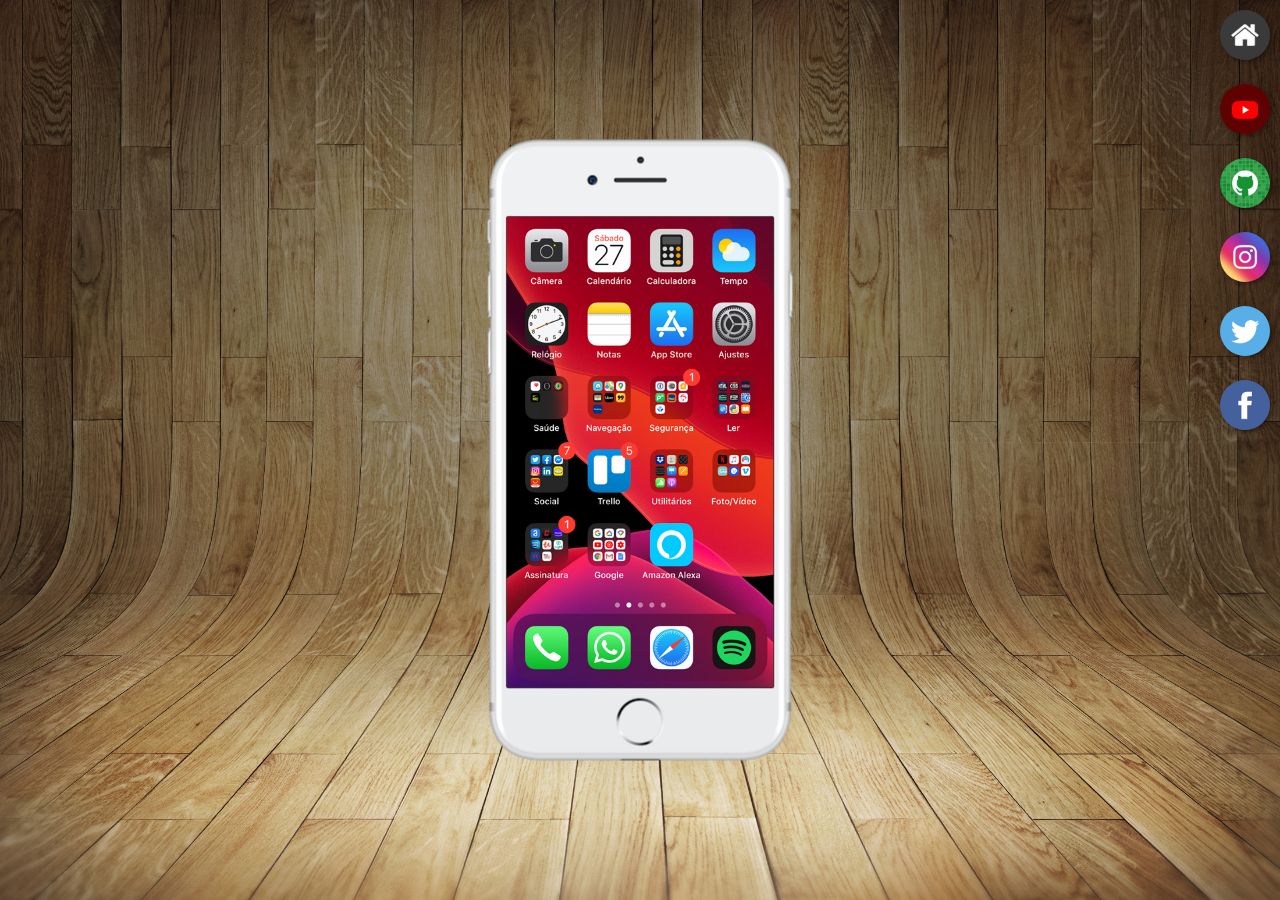
<file: index.html>
<!DOCTYPE html>
<html lang="pt-br">
<head>
    <meta charset="UTF-8">
    <meta name="viewport" content="width=device-width, initial-scale=1.0">
    <title>Projeto Redes Sociais</title>
    <link rel="shortcut icon" href="favicon.ico" type="image/x-icon">
    <link rel="stylesheet" href="estilos/style.css">
</head>
<body>
    <header>

    </header>
    <main>
        <section id="telefone">
            <iframe src="home.html" name="tela"  id="tela" frameborder="0"> Seu navegador nao eh compativel com isso!</iframe>
        </section>
        <section id="redes-sociais">
            <a href="home.html" target="tela"><img src="imagens/logo-home.jpg" alt=""></a><br>
            <a href="youtube.html" target="tela"><img src="imagens/logo-youtube.jpg" alt=""></a><br>
            <a href="github.html" target="tela"><img src="imagens/logo-github.jpg" alt=""></a><br>
            <a href="instagram.html" target="tela"><img src="imagens/logo-instagram.jpg" alt=""></a><br>
            <a href="twitter.html" target="tela"><img src="imagens/logo-twitter.jpg" alt=""></a><br>
            <a href="facebook.html" target="tela"><img src="imagens/logo-facebook.jpg" alt=""></a>
        </section>
    </main>
    <footer>

    </footer>
</body>
</html>
</file>
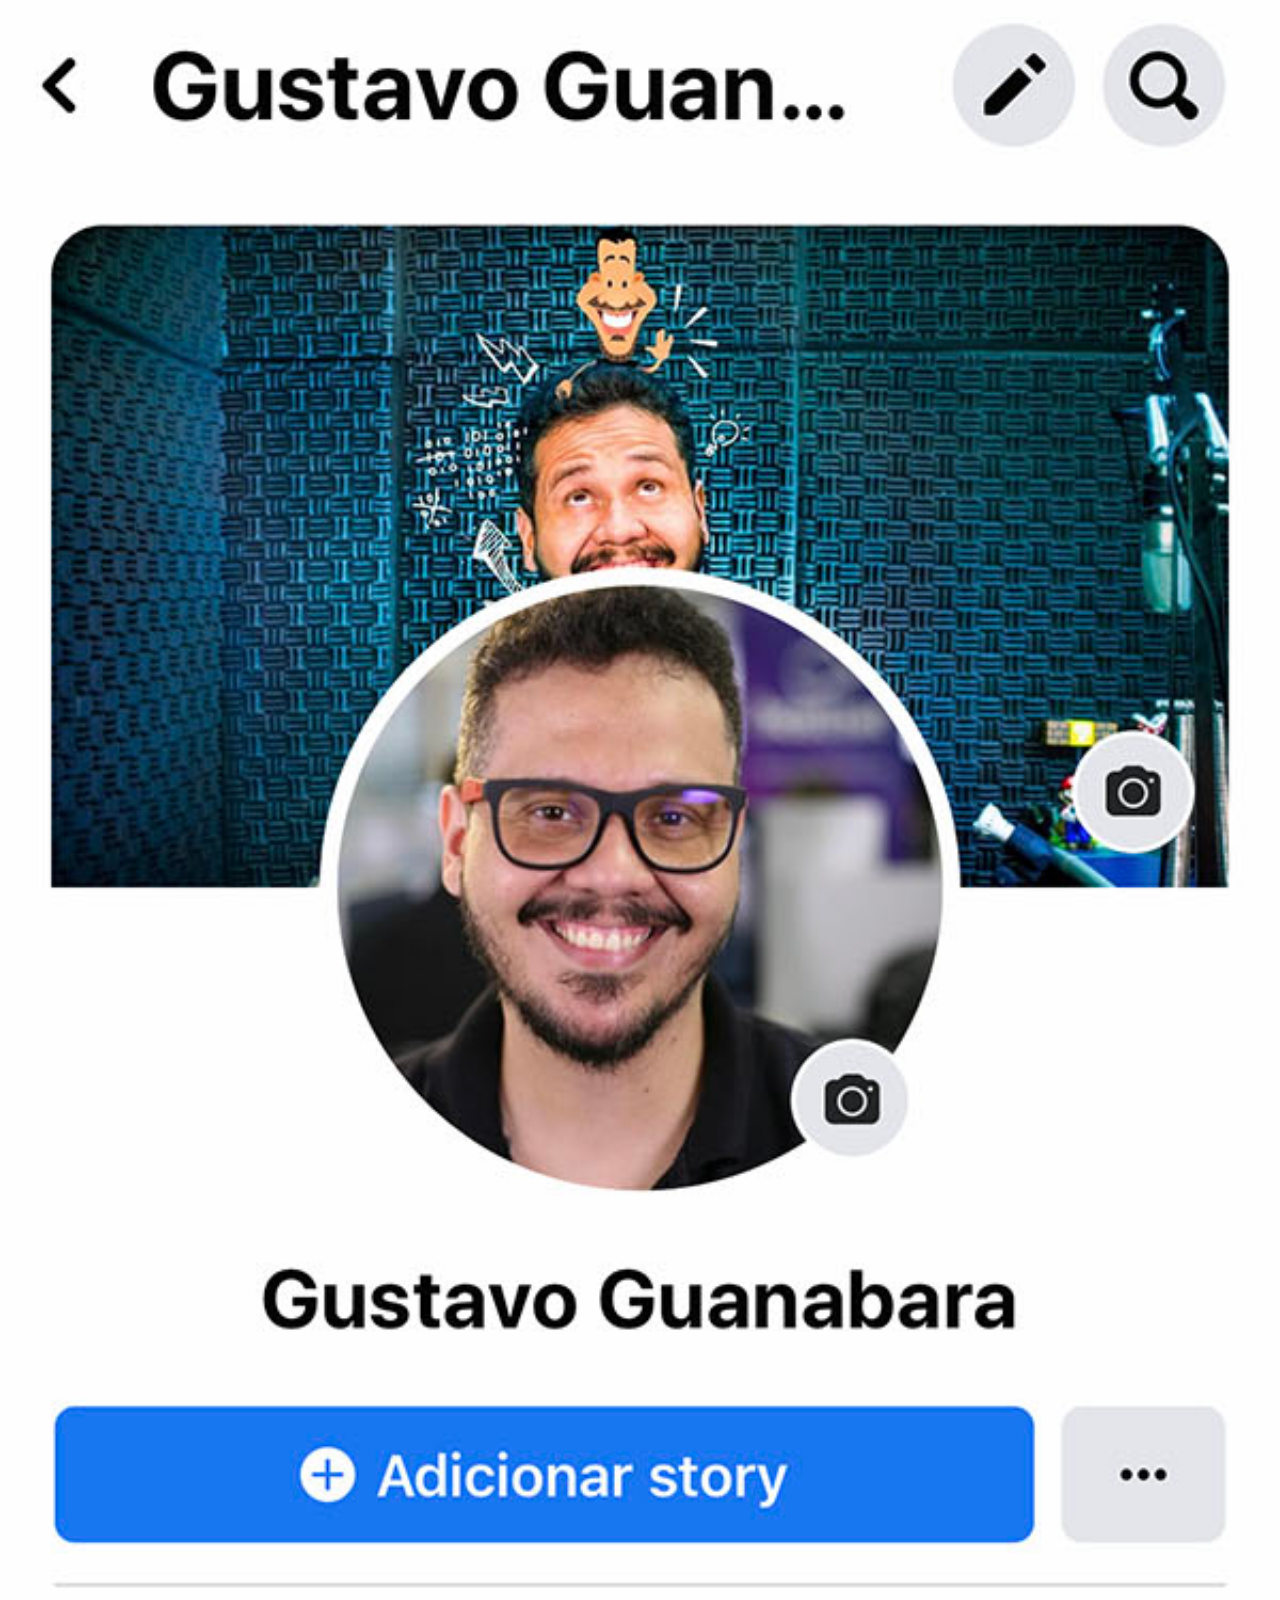
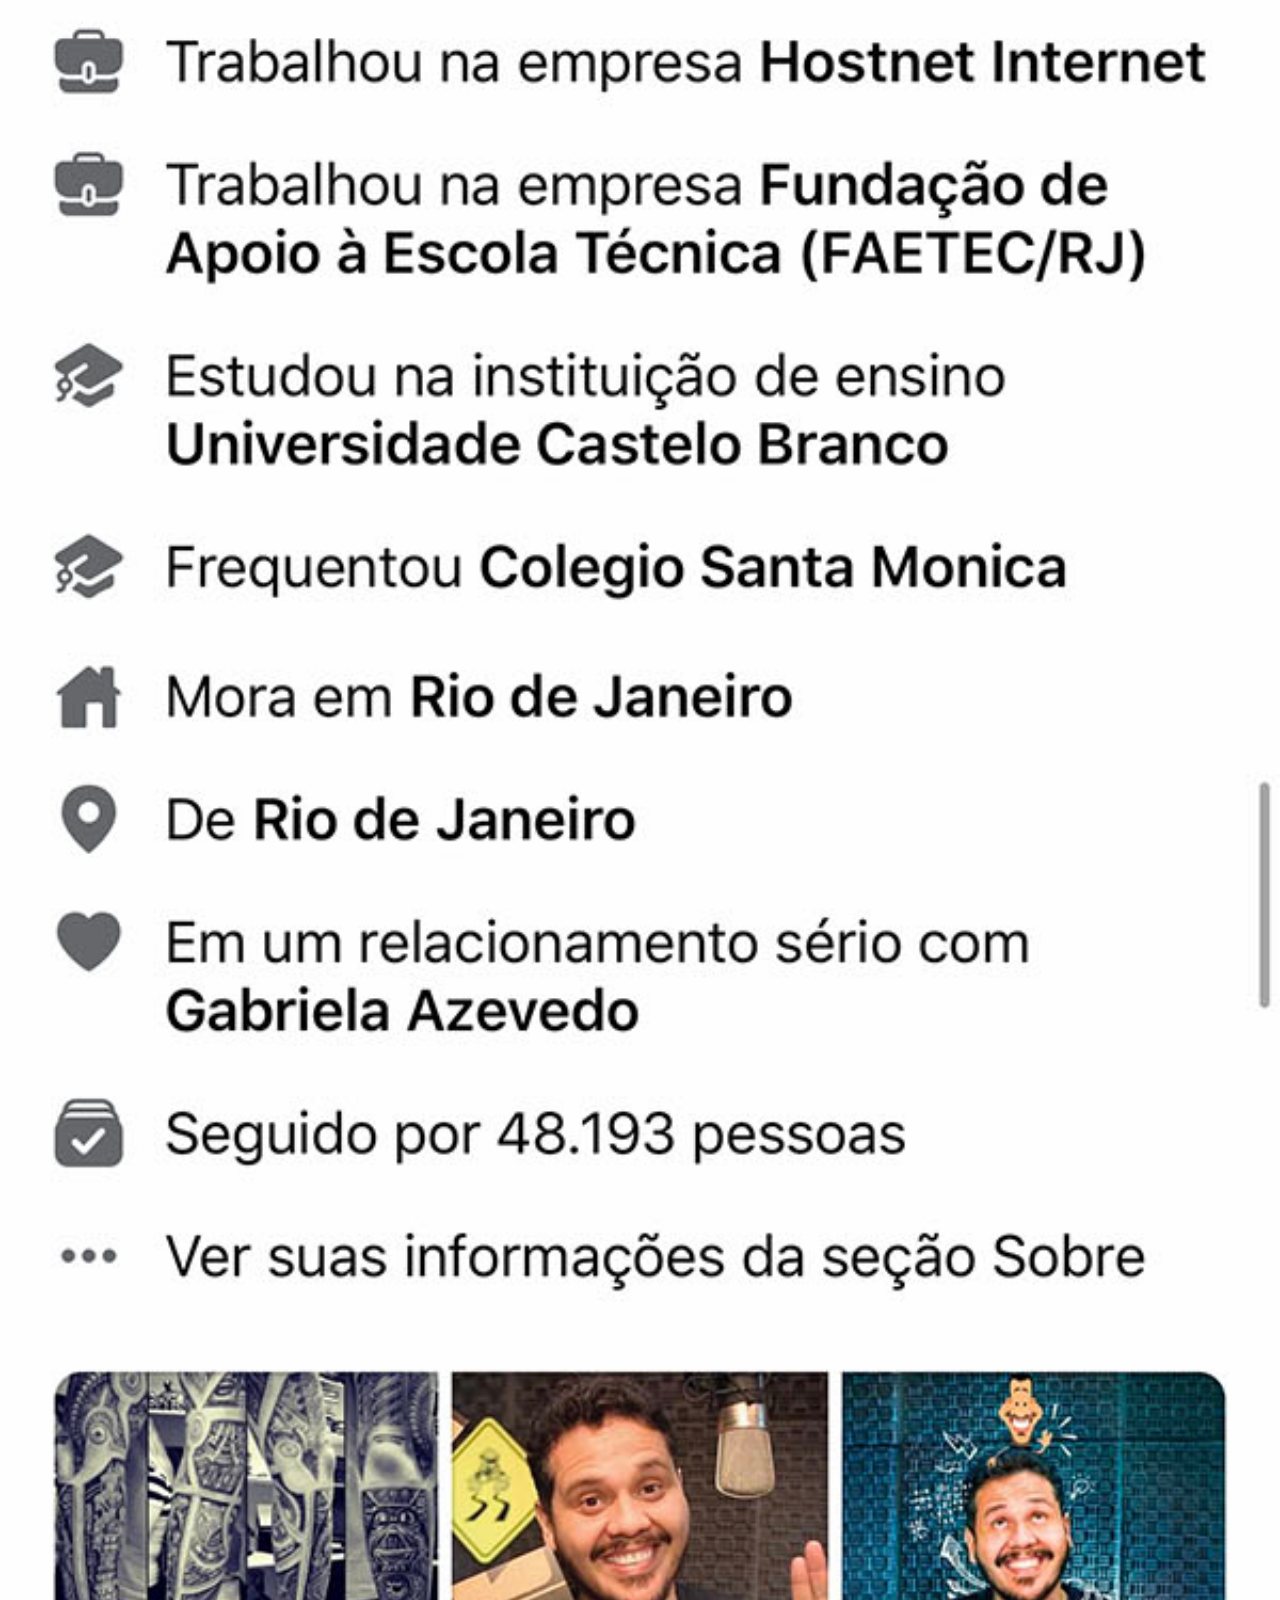
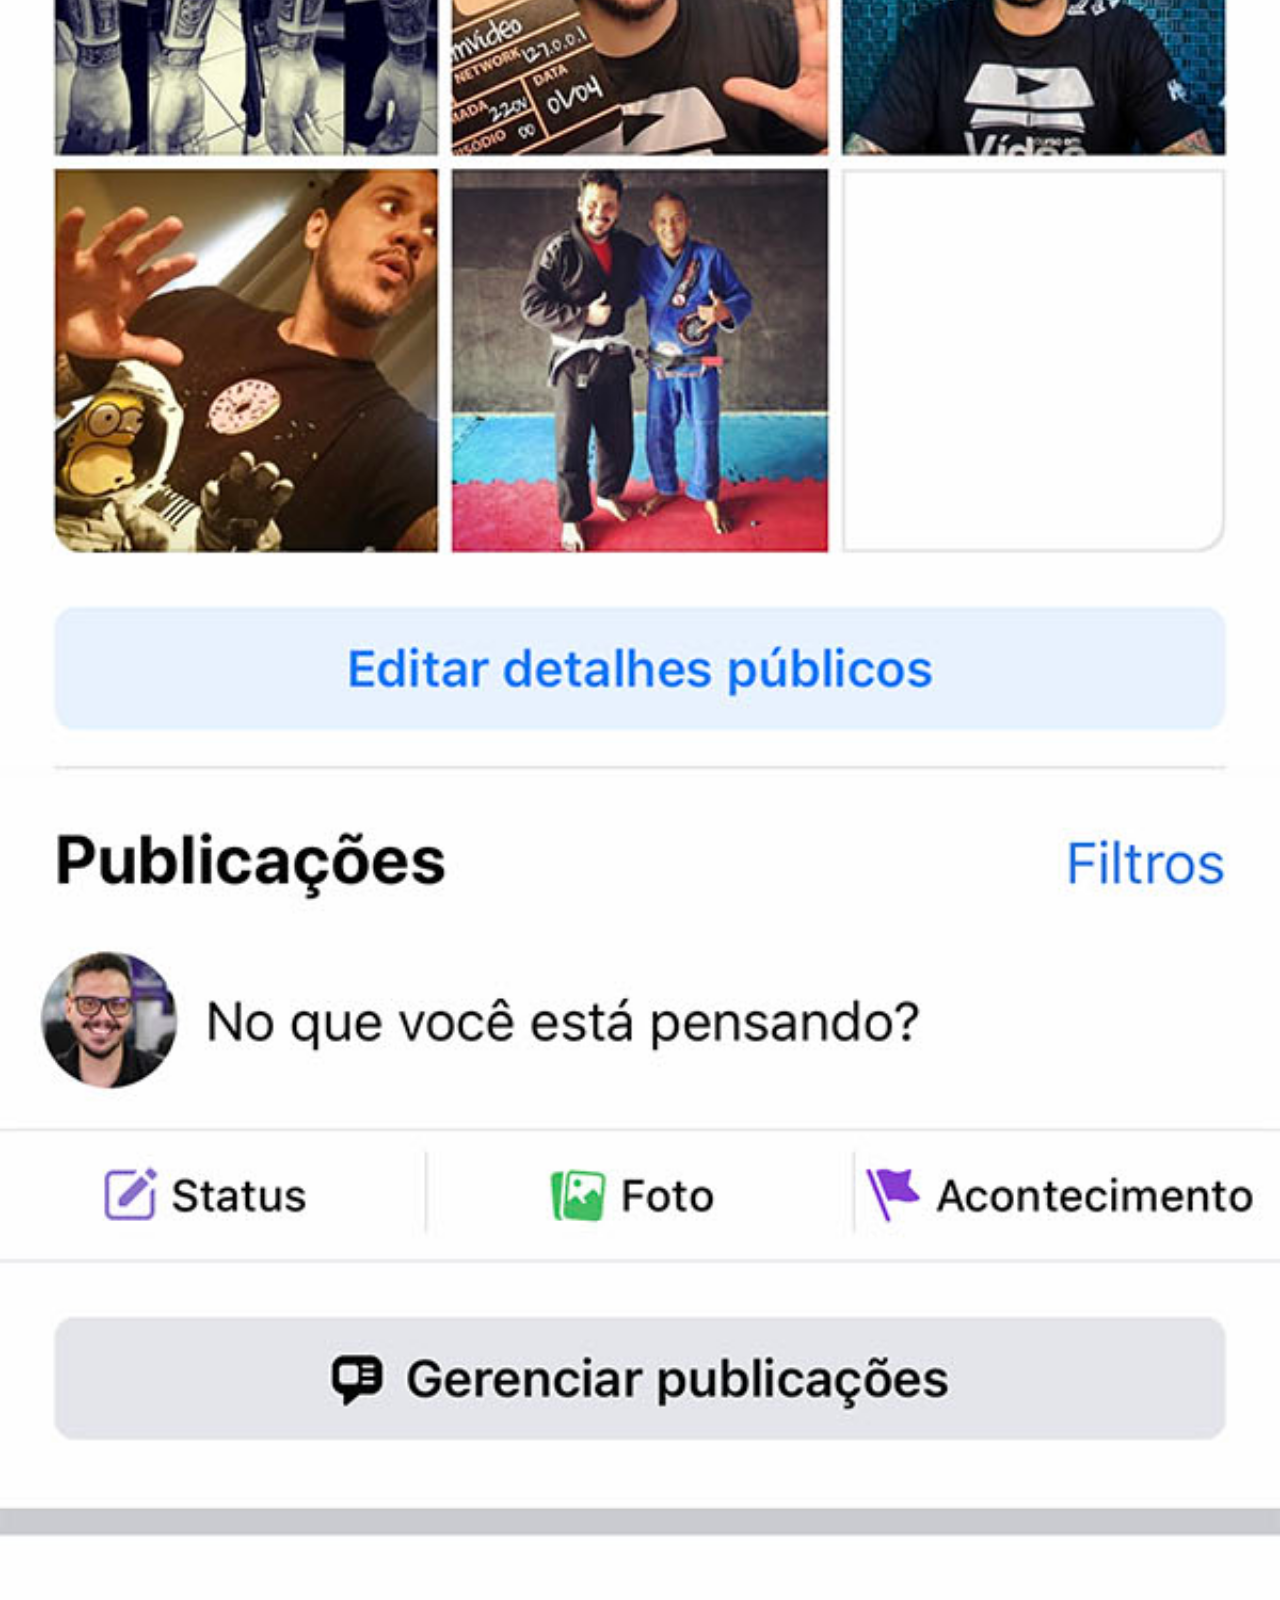
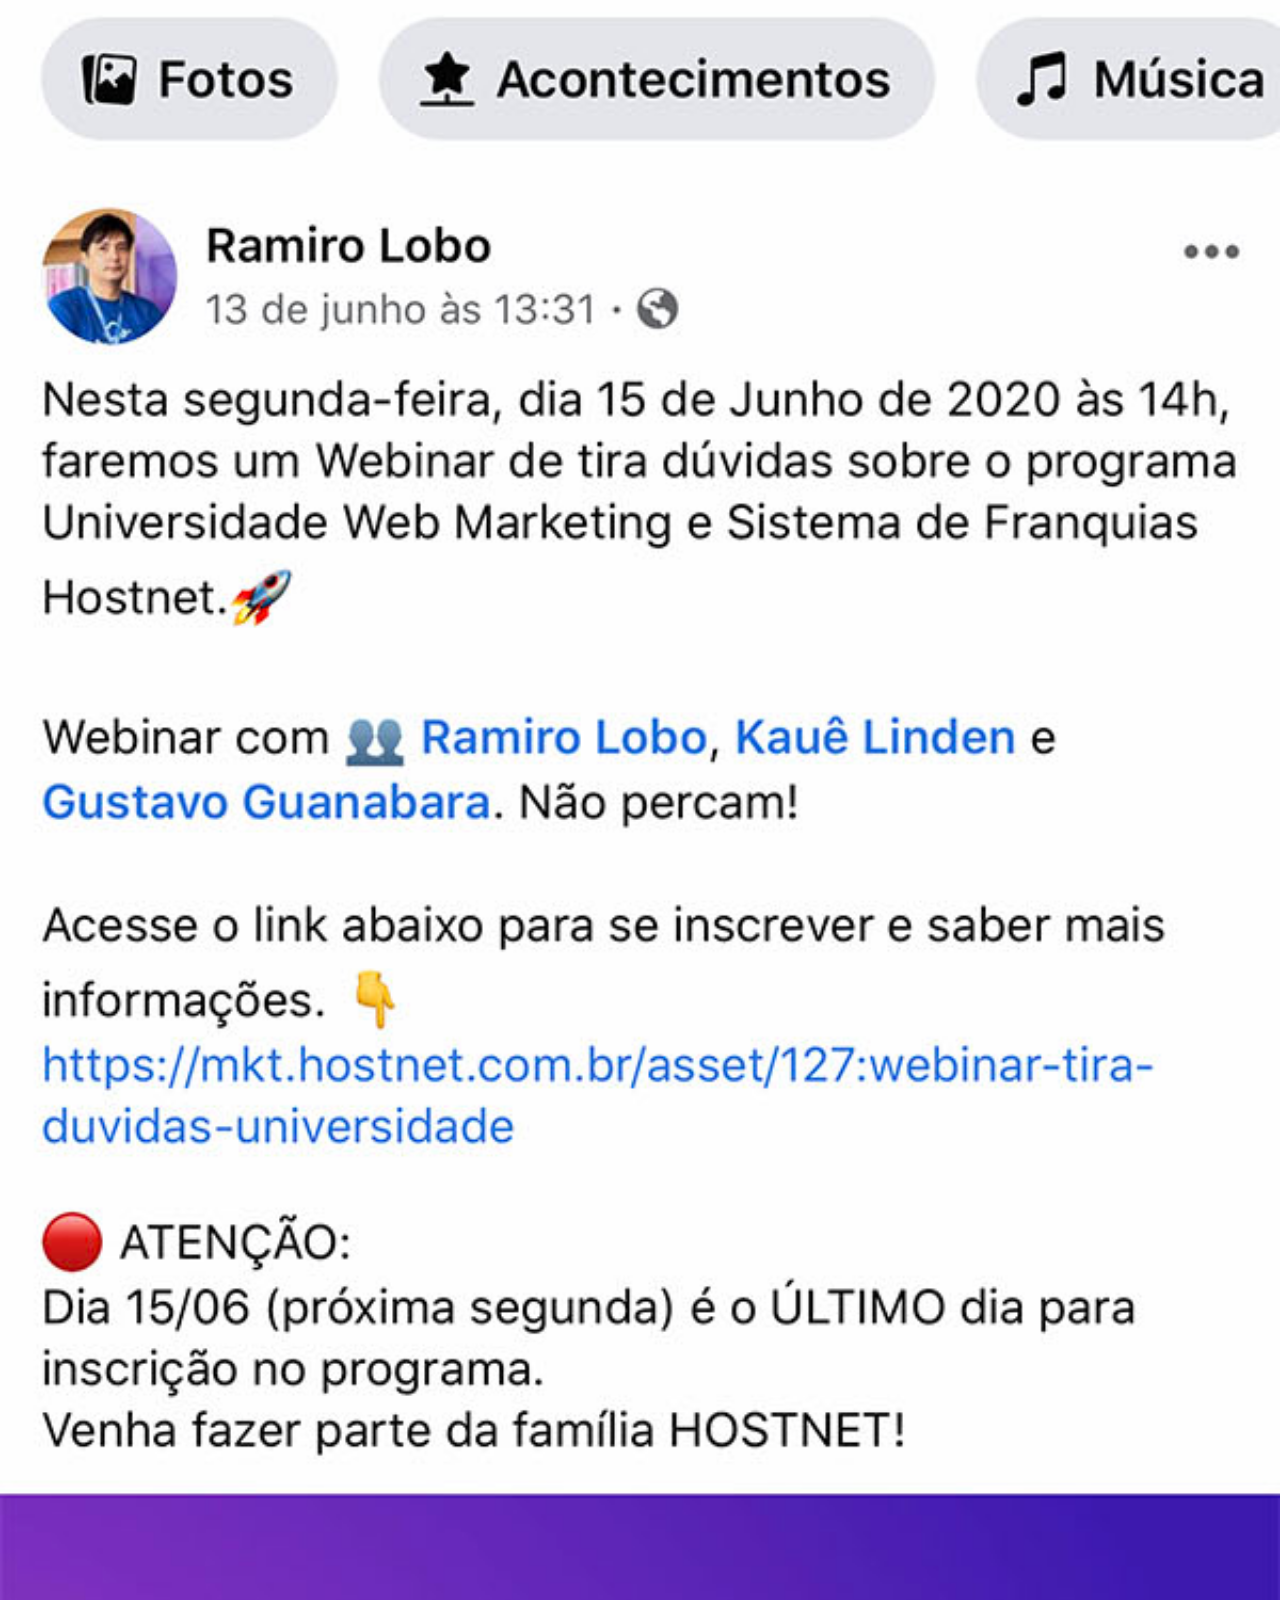
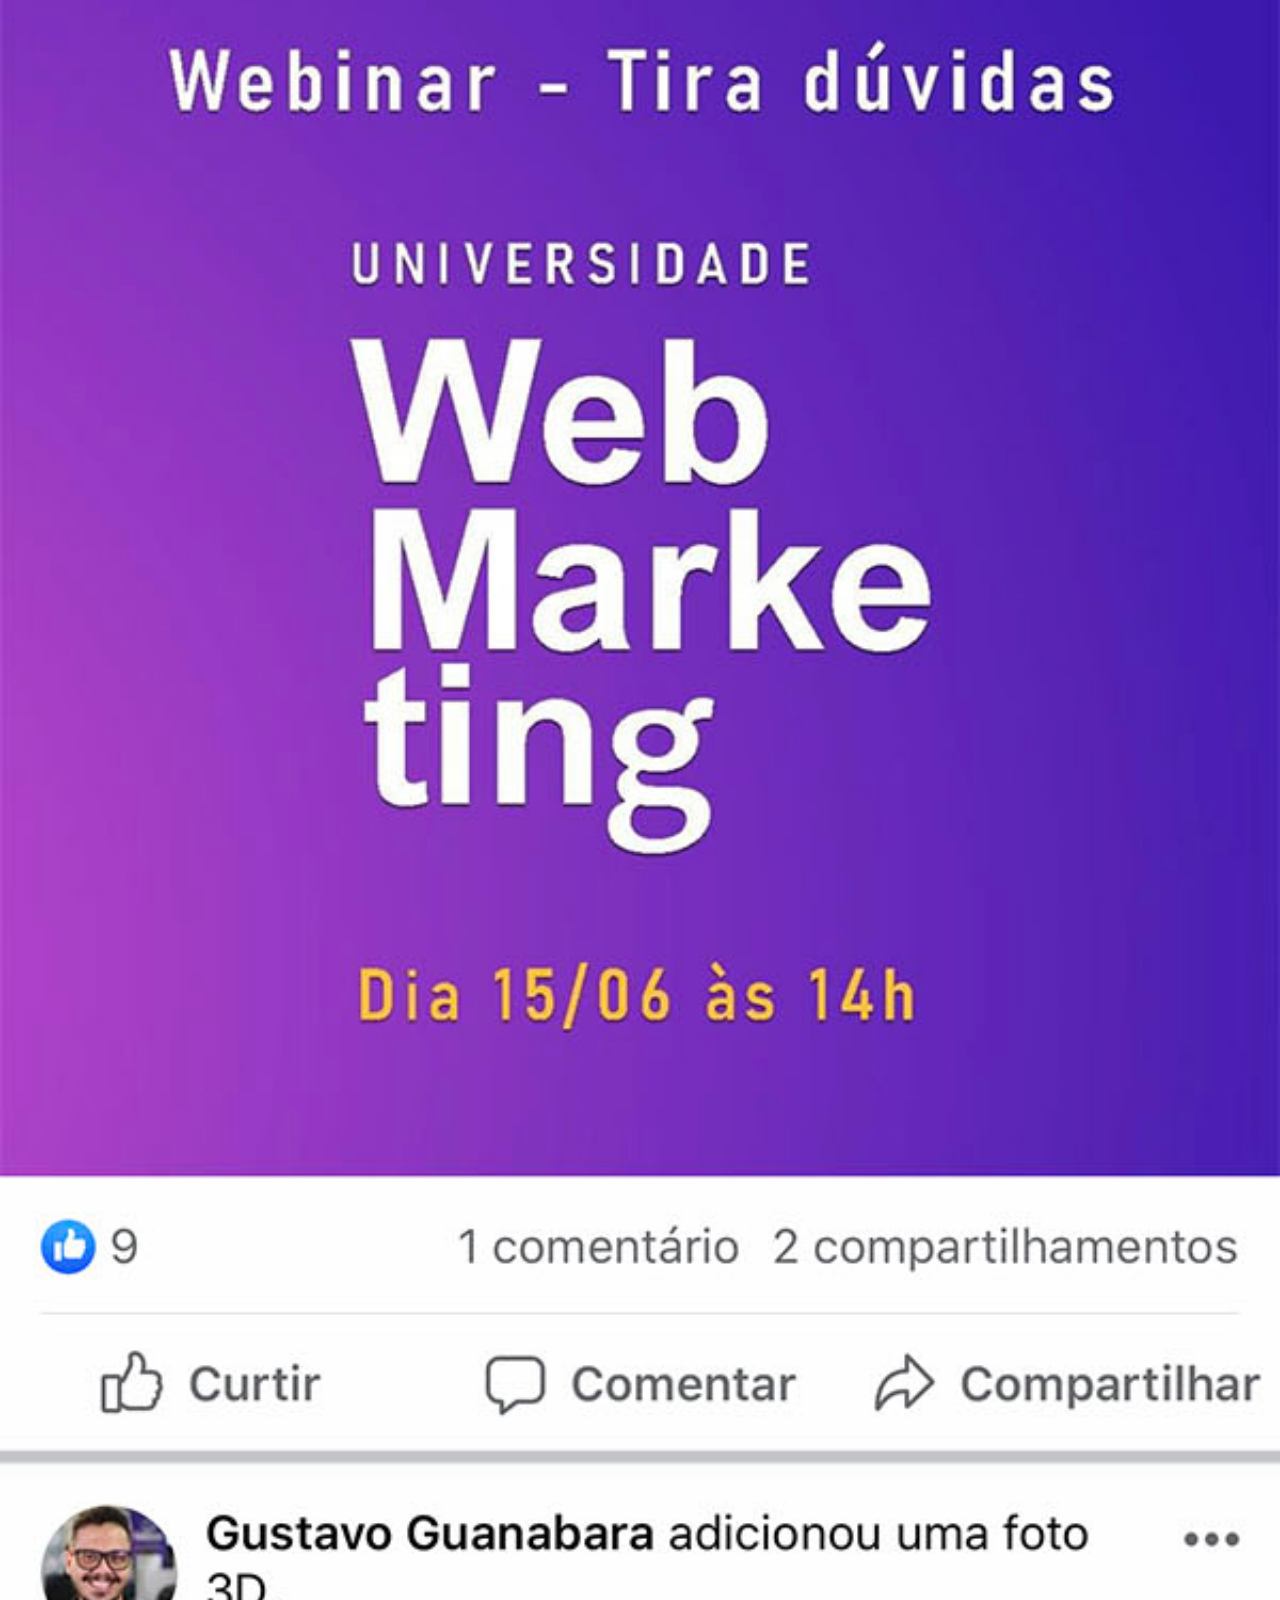
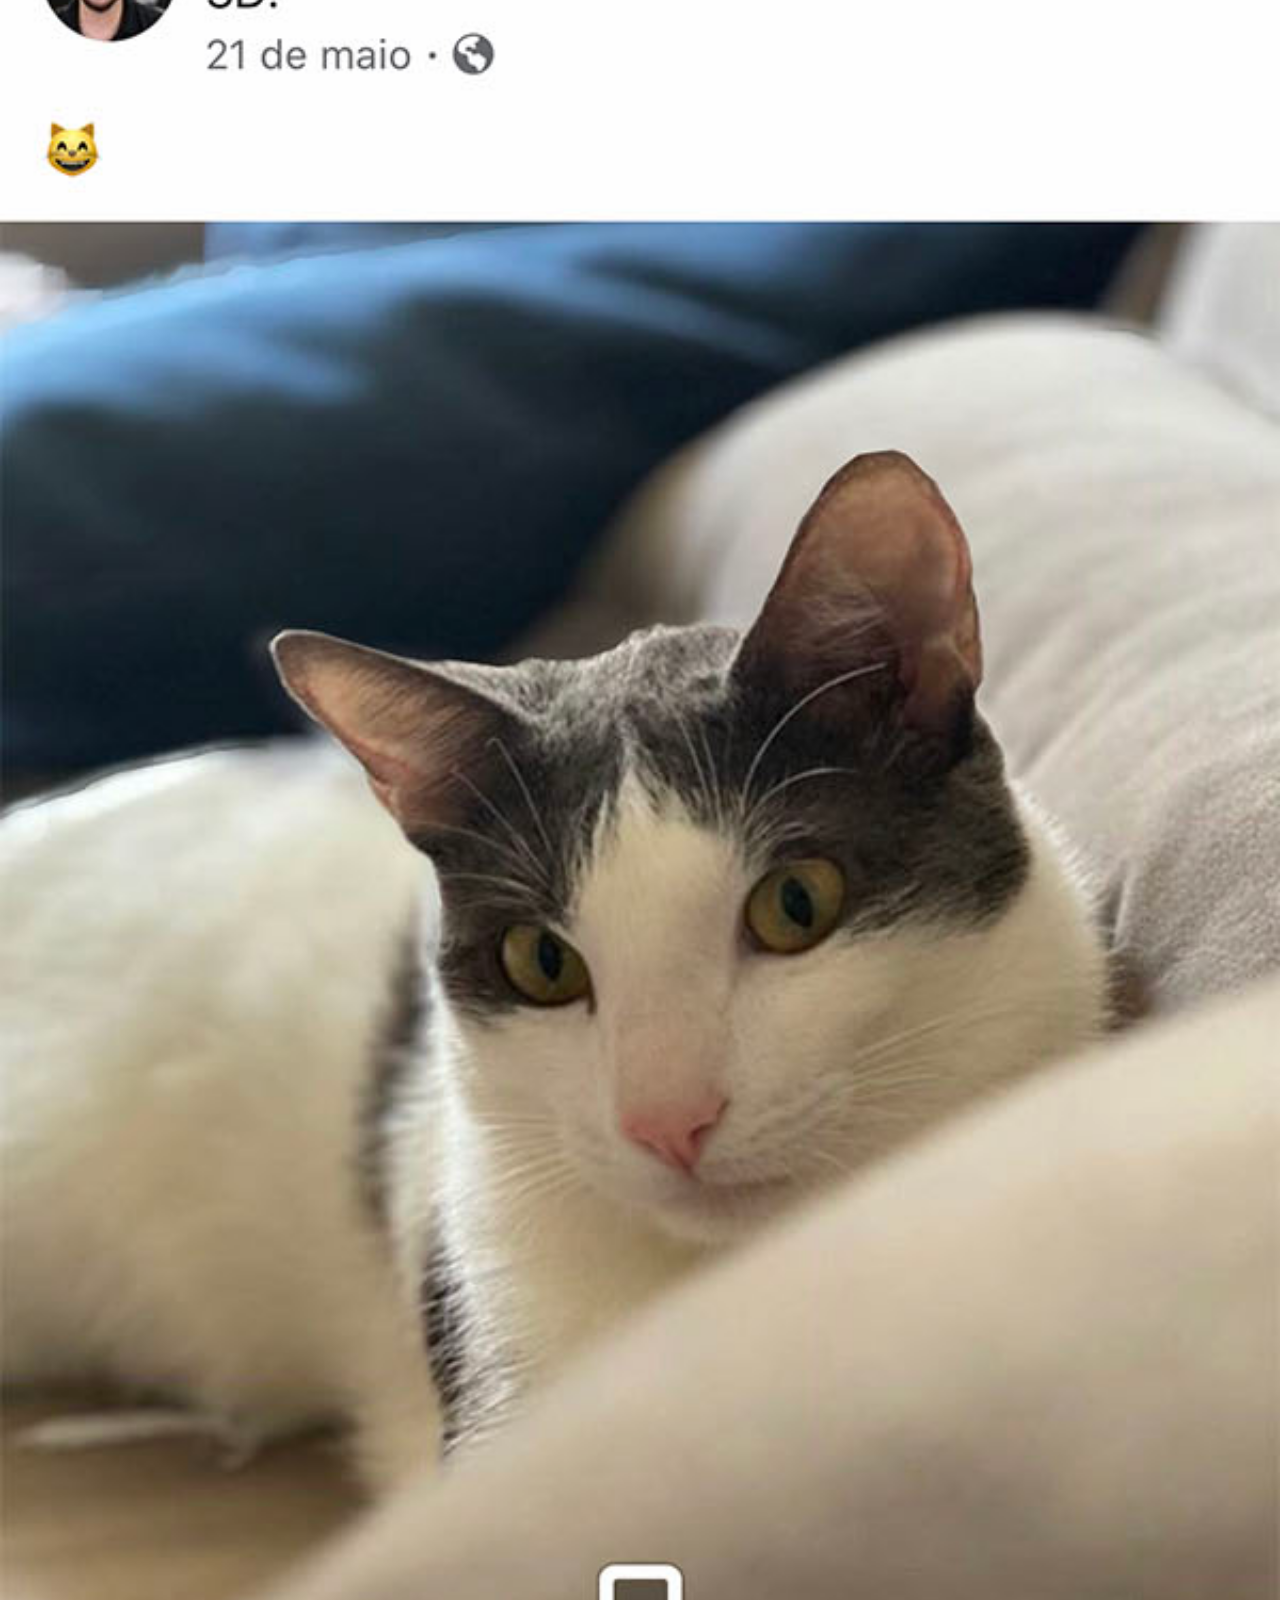
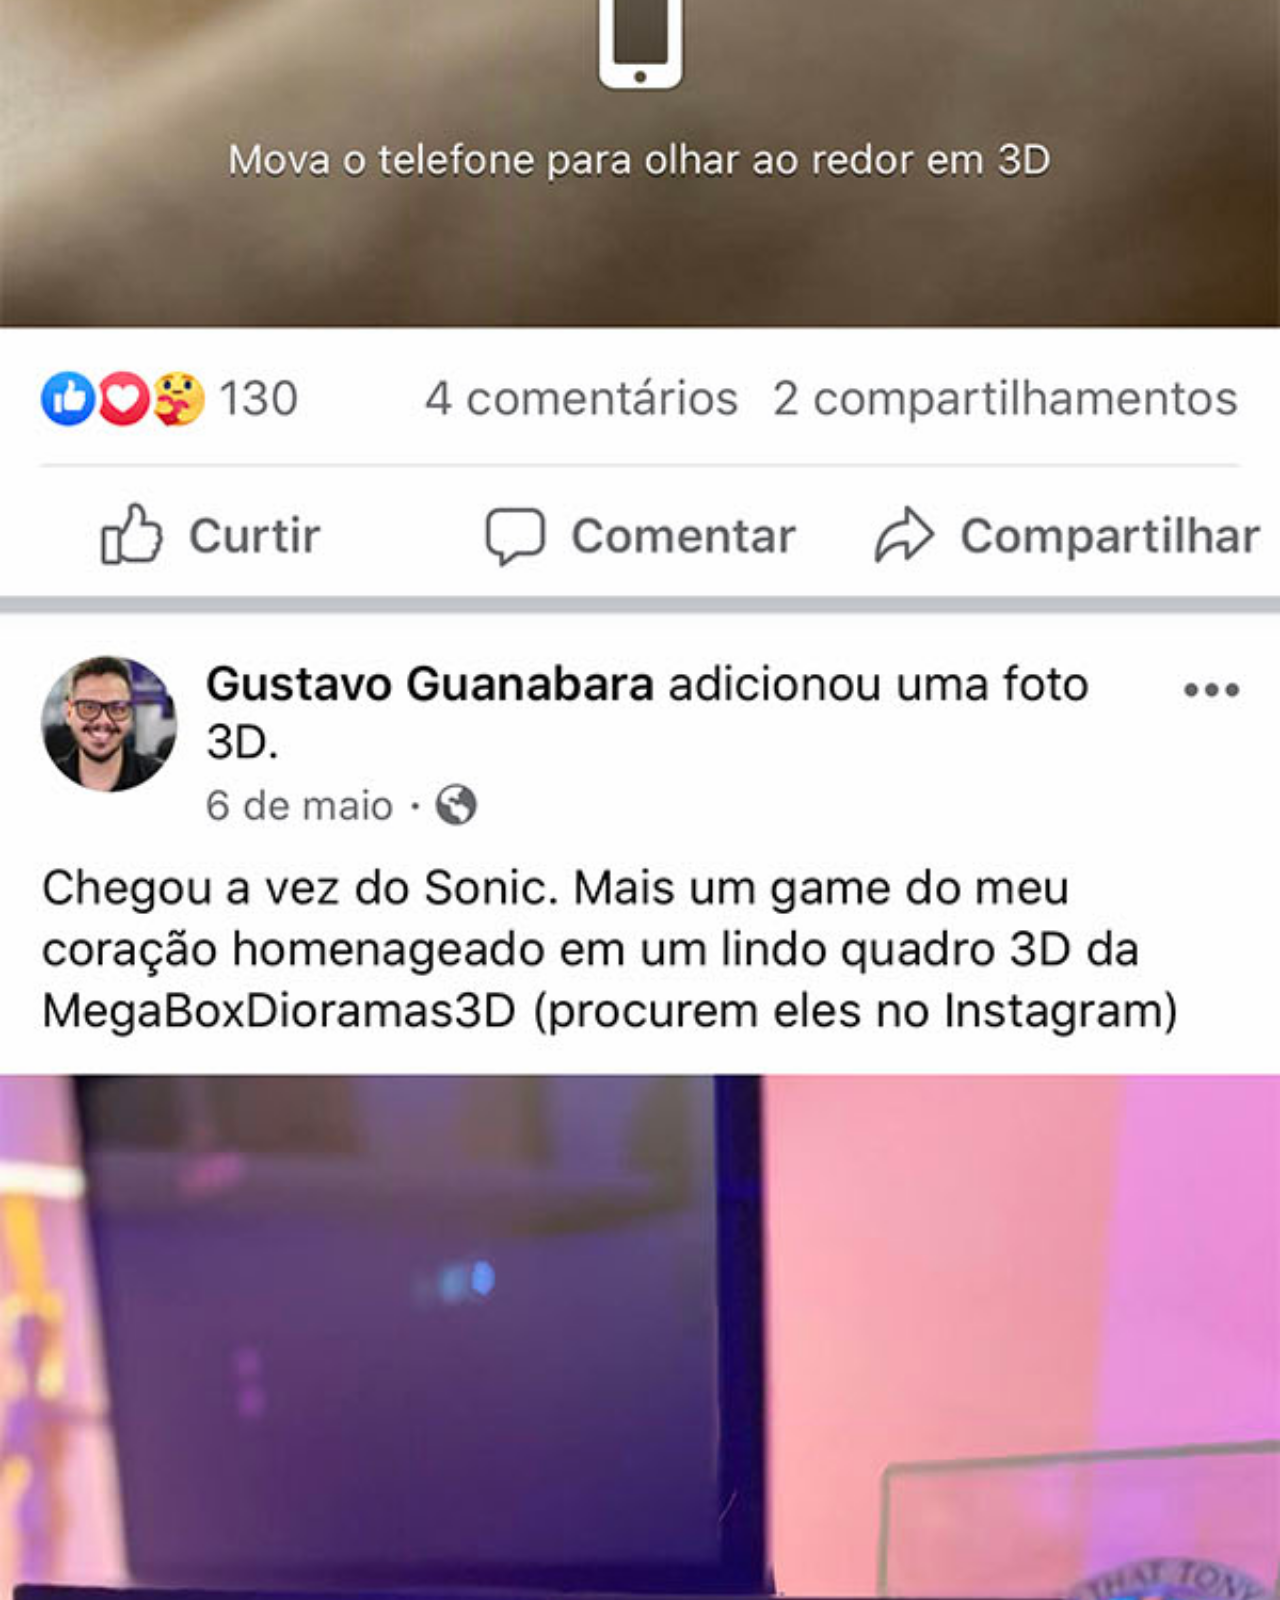
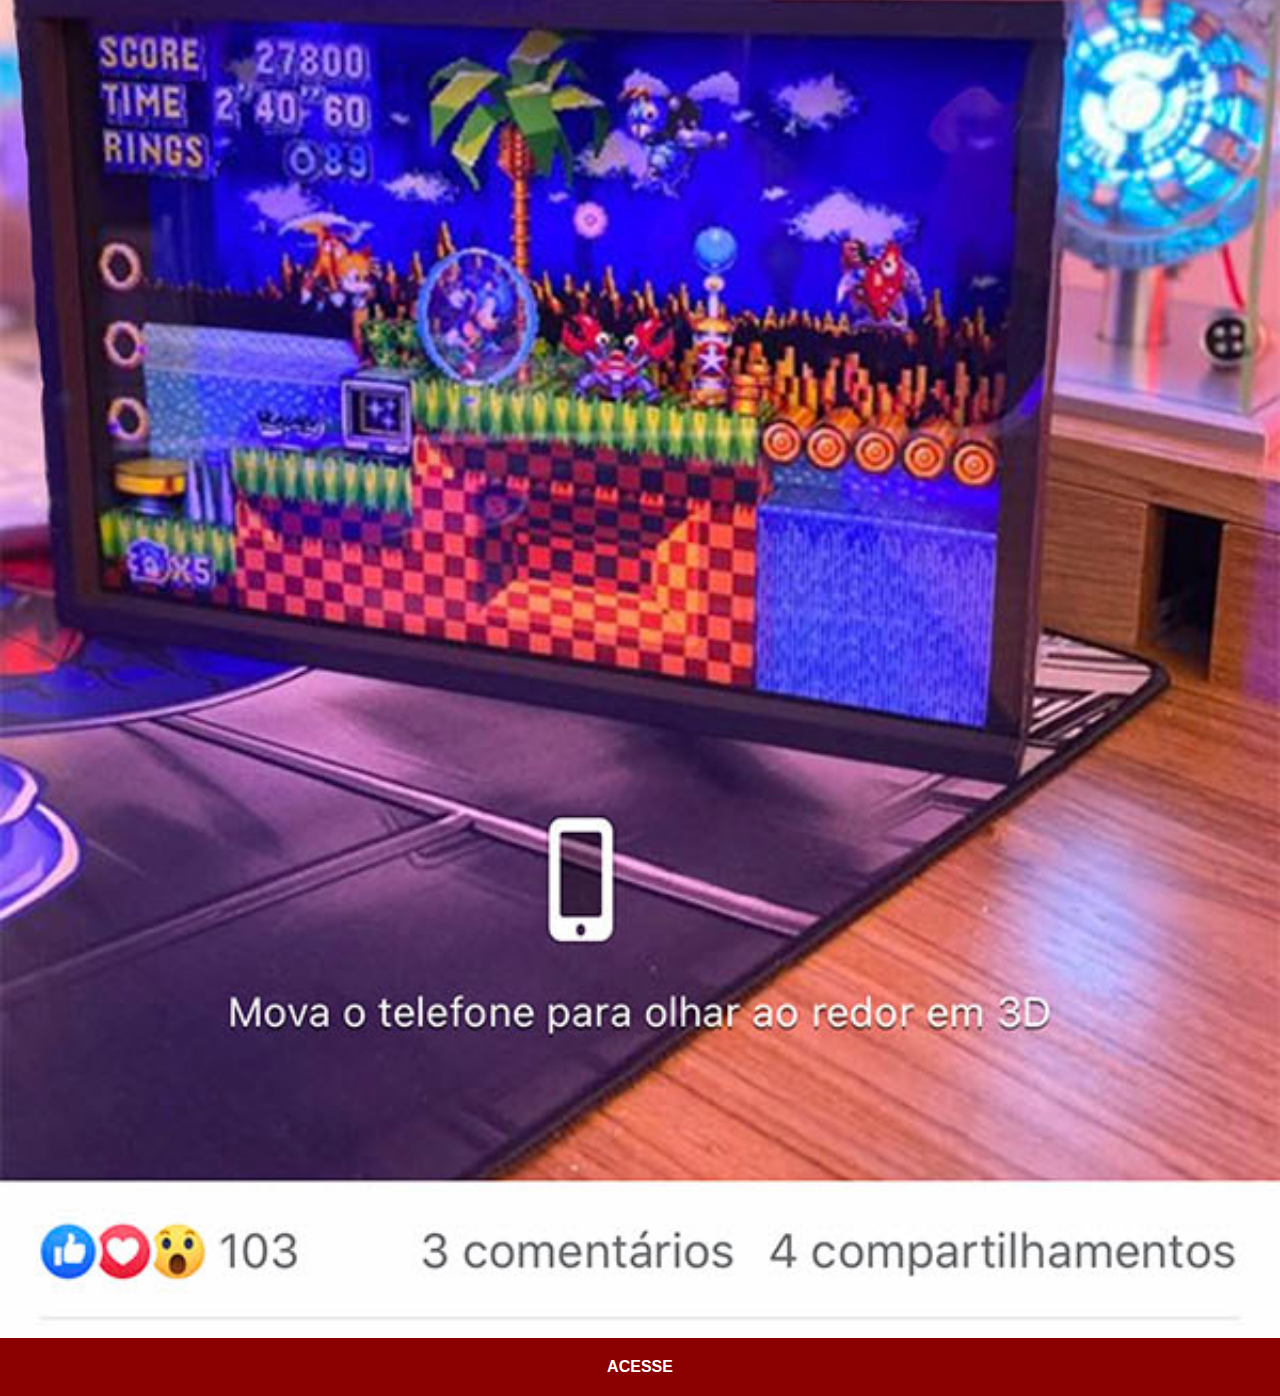
<file: facebook.html>
<!DOCTYPE html>
<html lang="pt-br">
<head>
    <meta charset="UTF-8">
    <meta name="viewport" content="width=device-width, initial-scale=1.0">
    <title>Tela Youtube</title>
    <link rel="stylesheet" href="estilos/social.css">
</head>
<body>
    <img src="imagens/tela-facebook.jpg" alt="youTube">
    <a href="https://www.facebook.com/gustavoguanabara/" target="_blank">ACESSE</a>
</body>
</html>
</file>
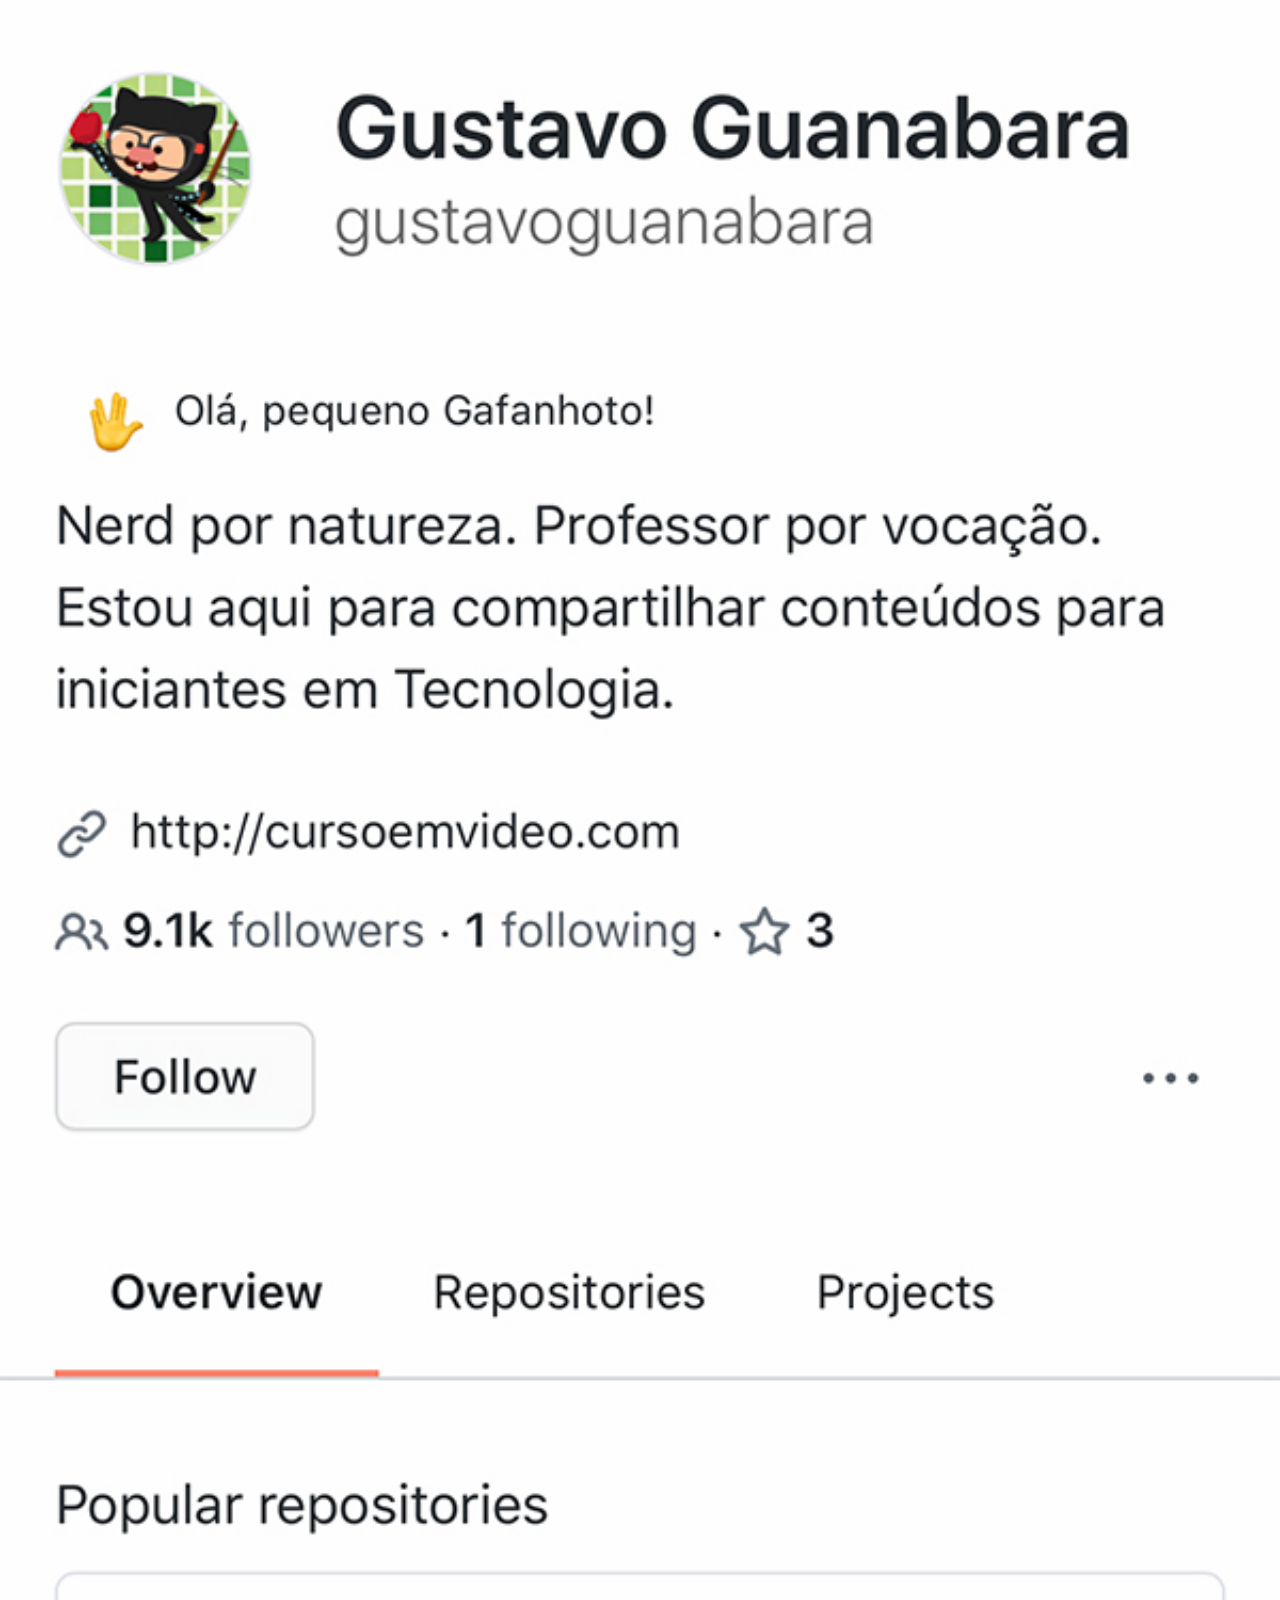
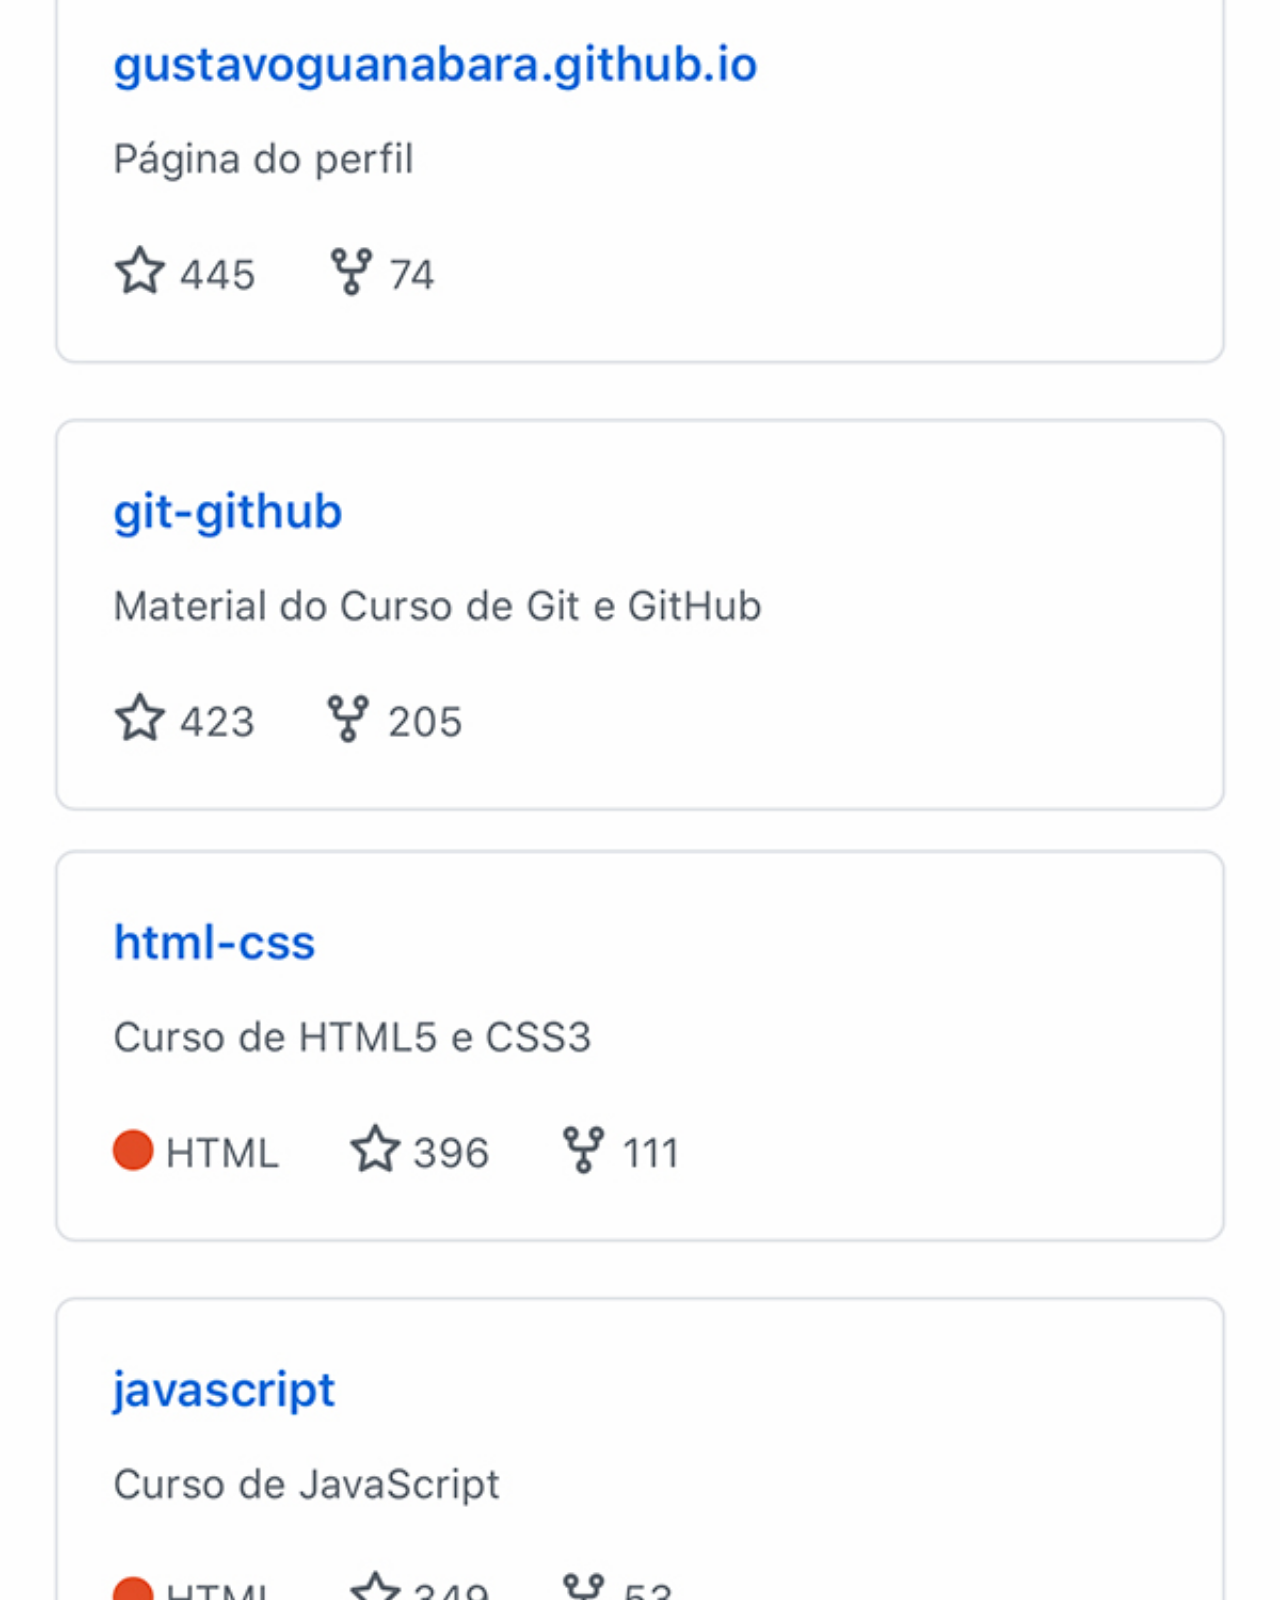
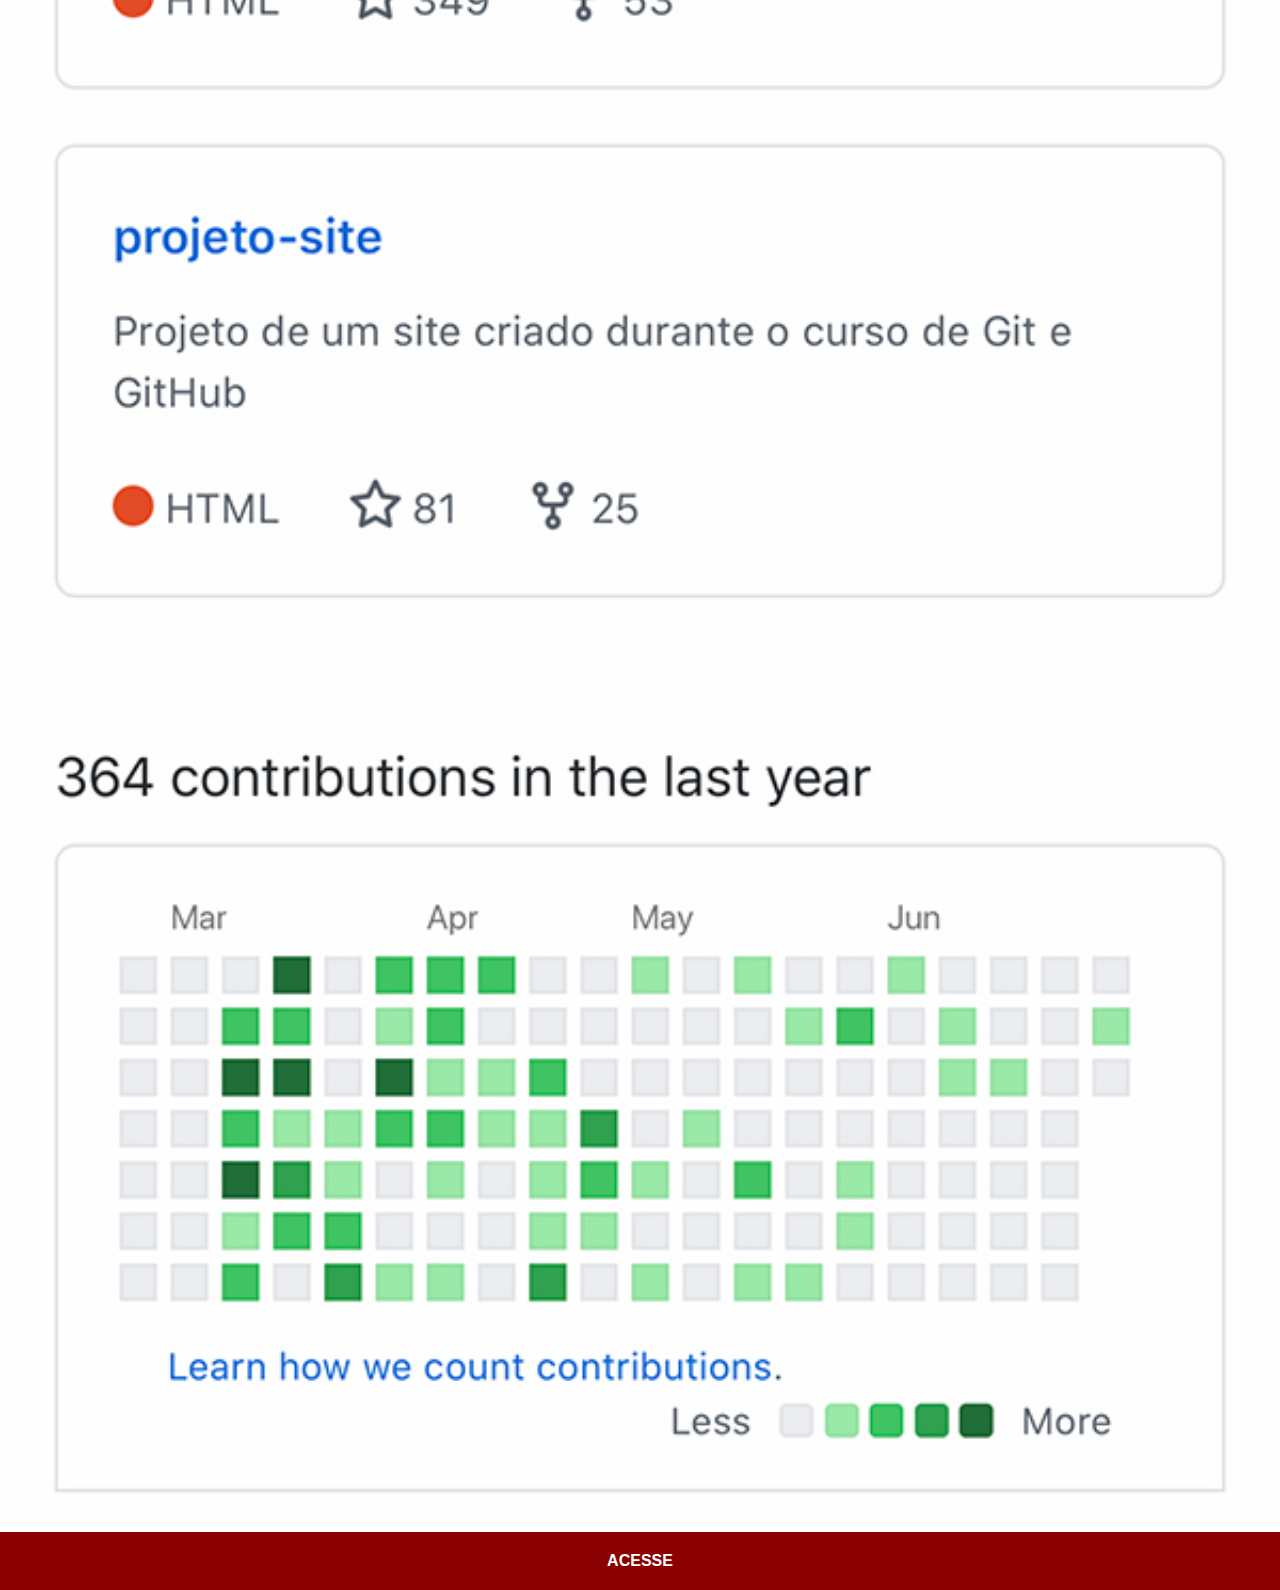
<file: github.html>
<!DOCTYPE html>
<html lang="pt-br">
<head>
    <meta charset="UTF-8">
    <meta name="viewport" content="width=device-width, initial-scale=1.0">
    <title>Tela Youtube</title>
    <link rel="stylesheet" href="estilos/social.css">
</head>
<body>
    <img src="imagens/tela-github.jpg" alt="GitHub">
    <a href="https://github.com/gustavoguanabara" target="_blank">ACESSE</a>
</body>
</html>
</file>
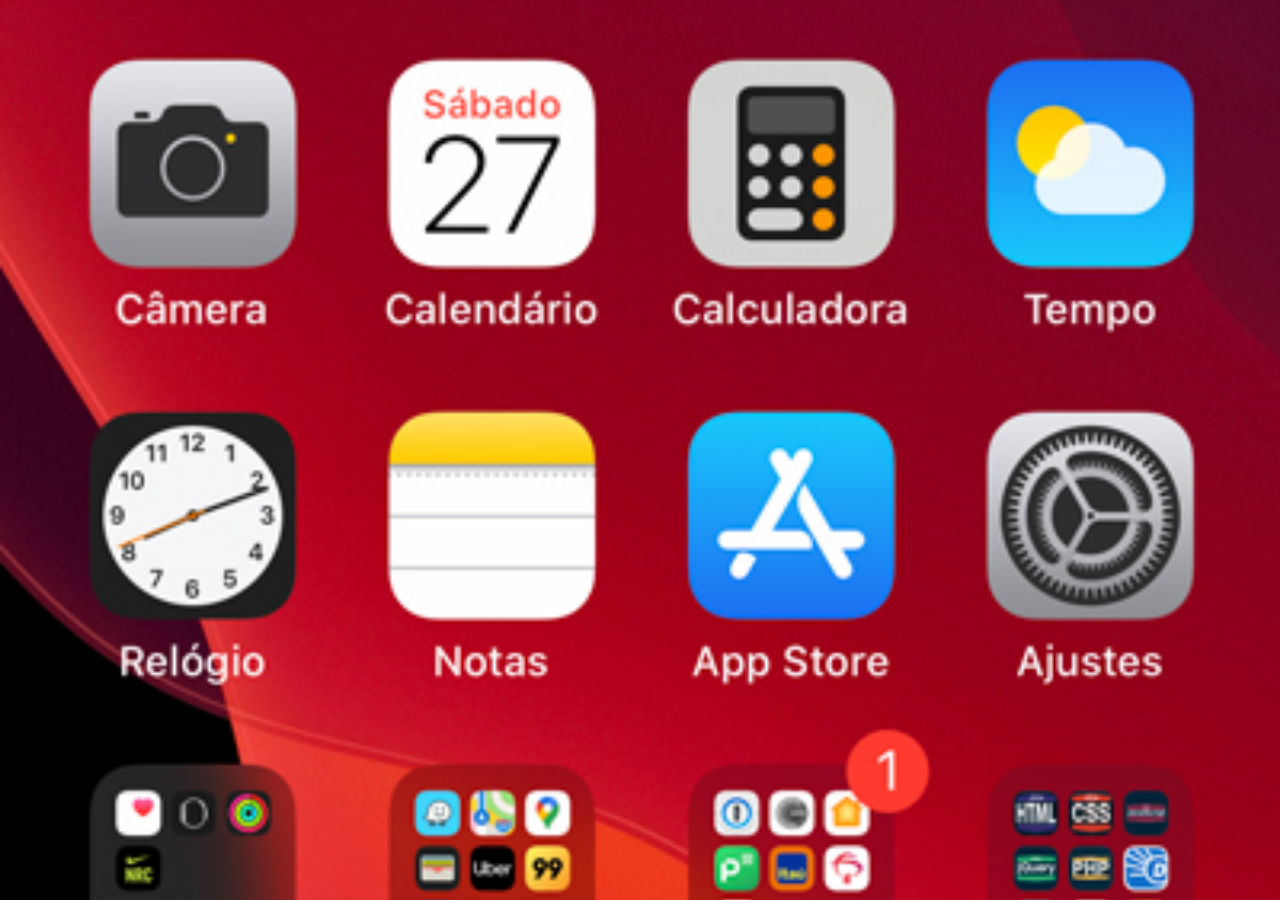
<file: home.html>
<!DOCTYPE html>
<html lang="pt-br">
<head>
    <meta charset="UTF-8">
    <meta name="viewport" content="width=device-width, initial-scale=1.0">
    <title>Home</title>
    <style>
        * {
            margin: 0px;
            padding: 0px;
        }
        body {
            width: 100vw;
            height: 100vh;
            background: black url('imagens/tela-home.jpg') no-repeat top center;
            background-size: cover;
        }
    </style>
</head>
<body>
    
</body>
</html>
</file>
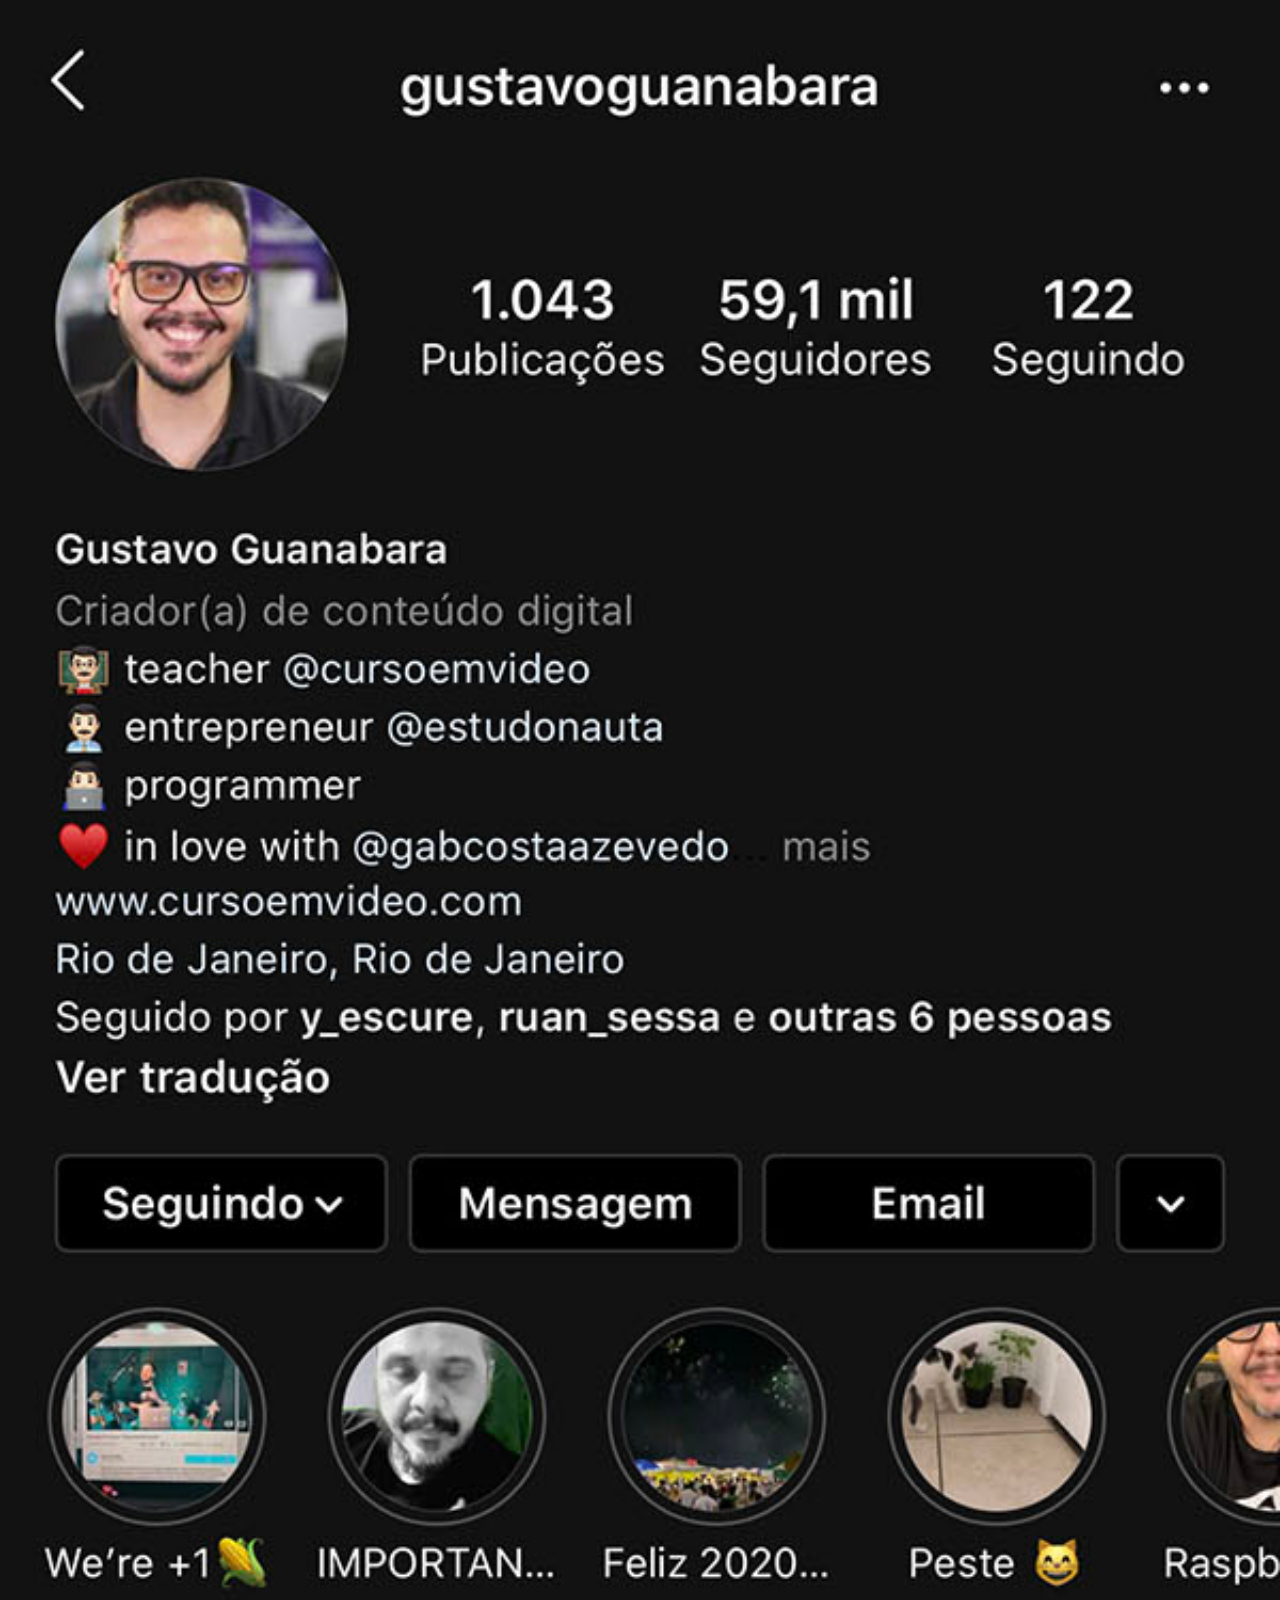
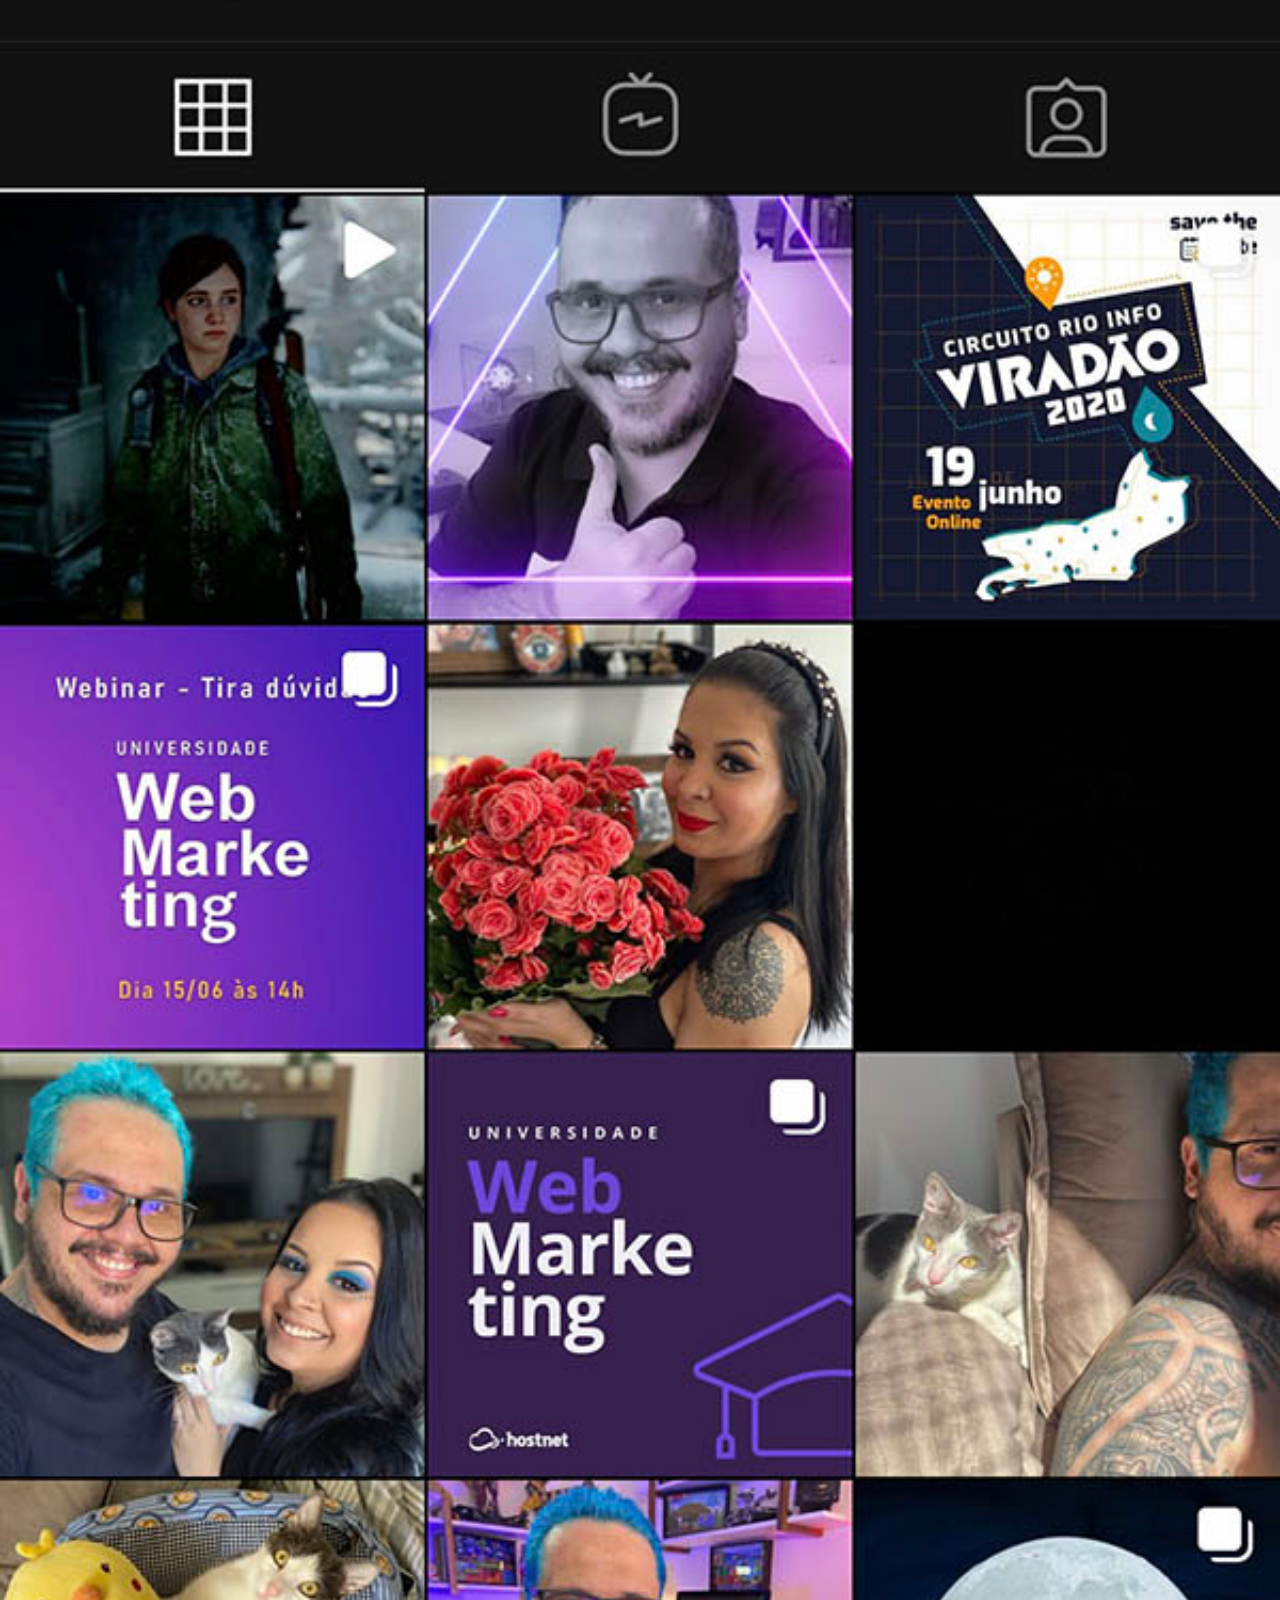
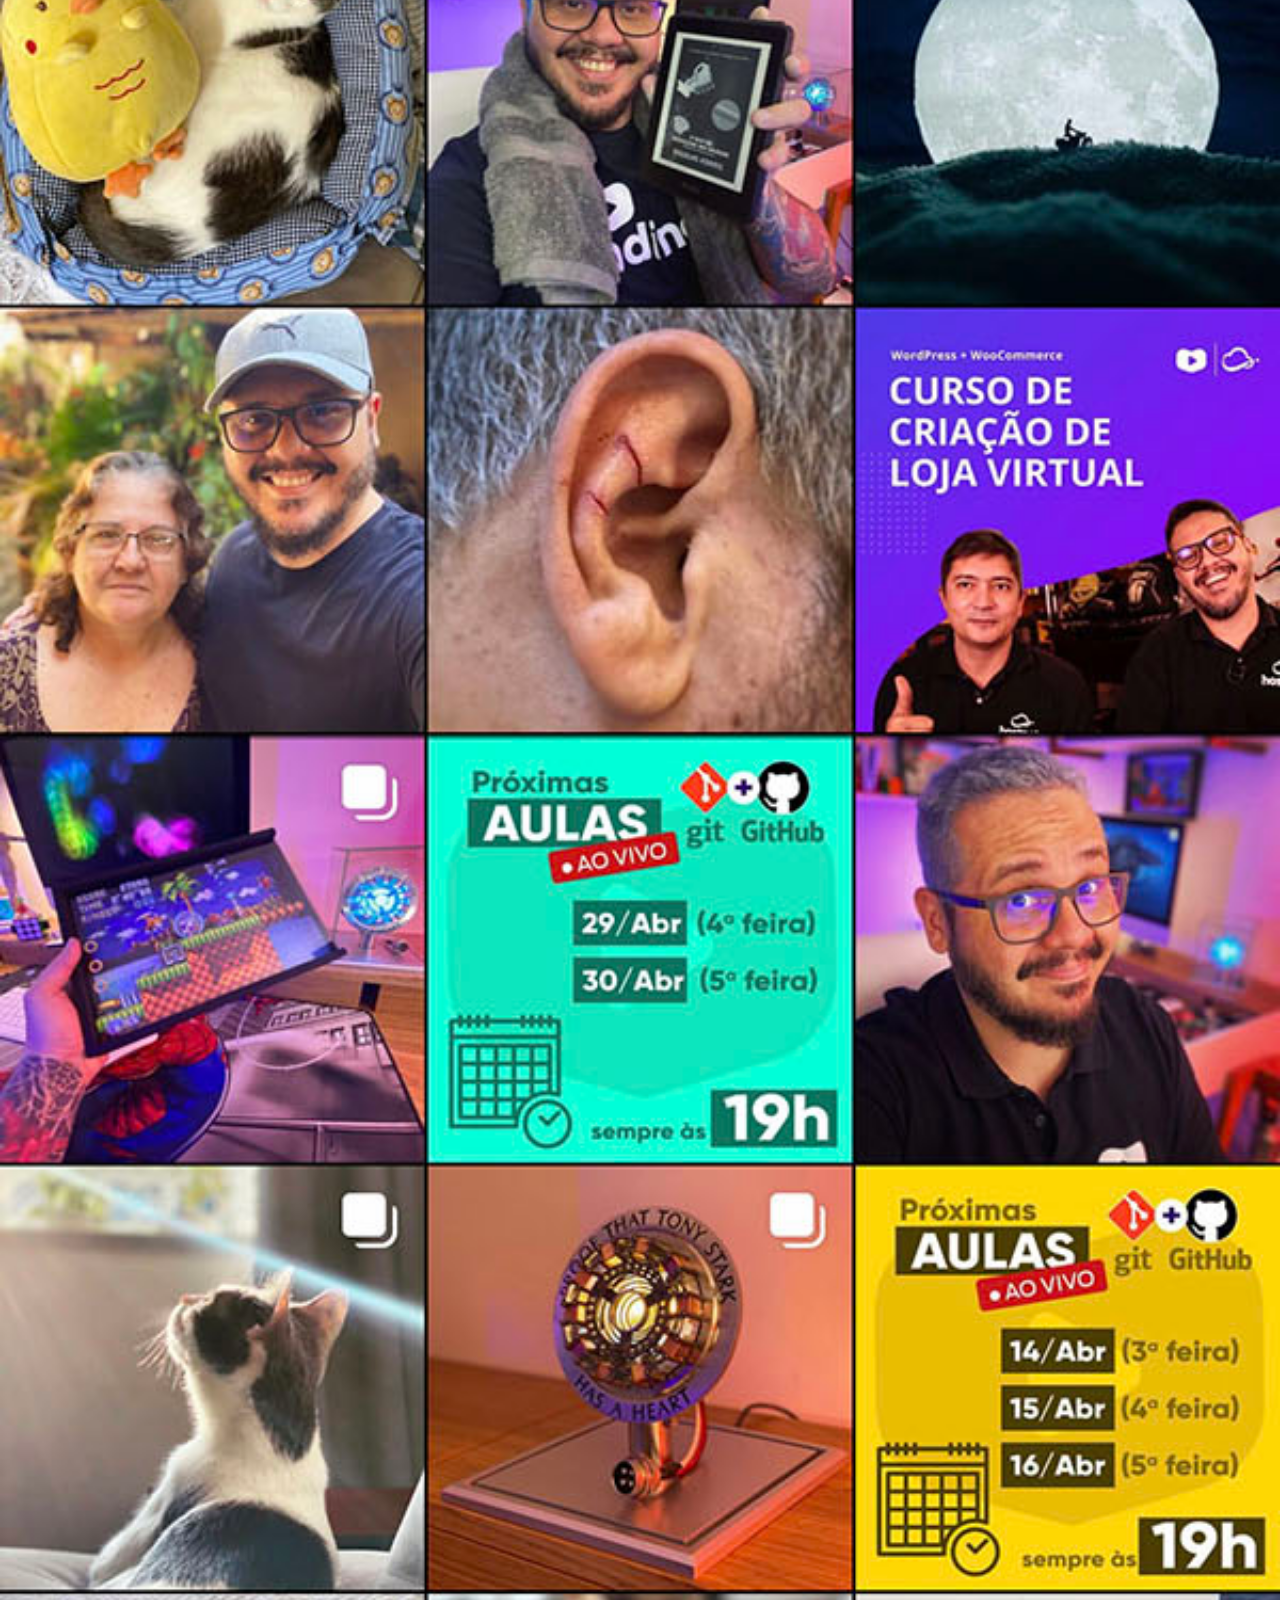
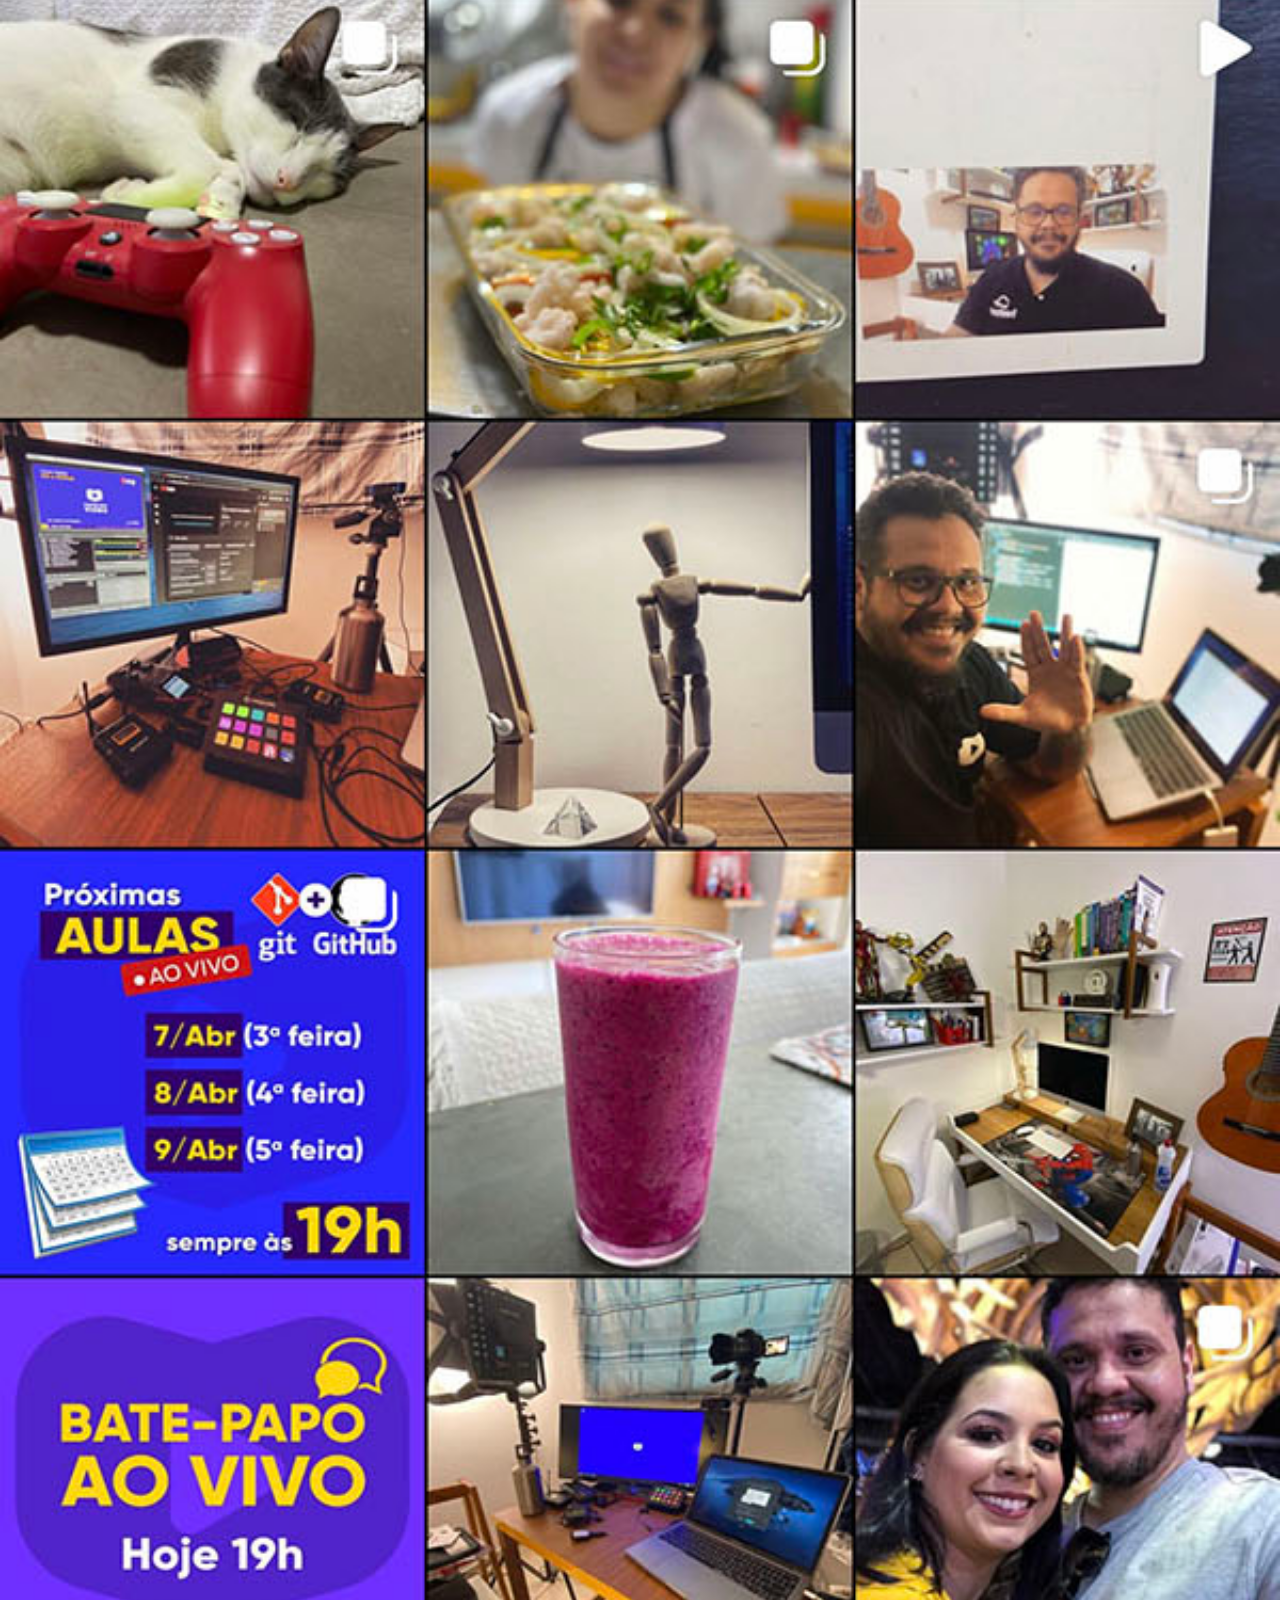
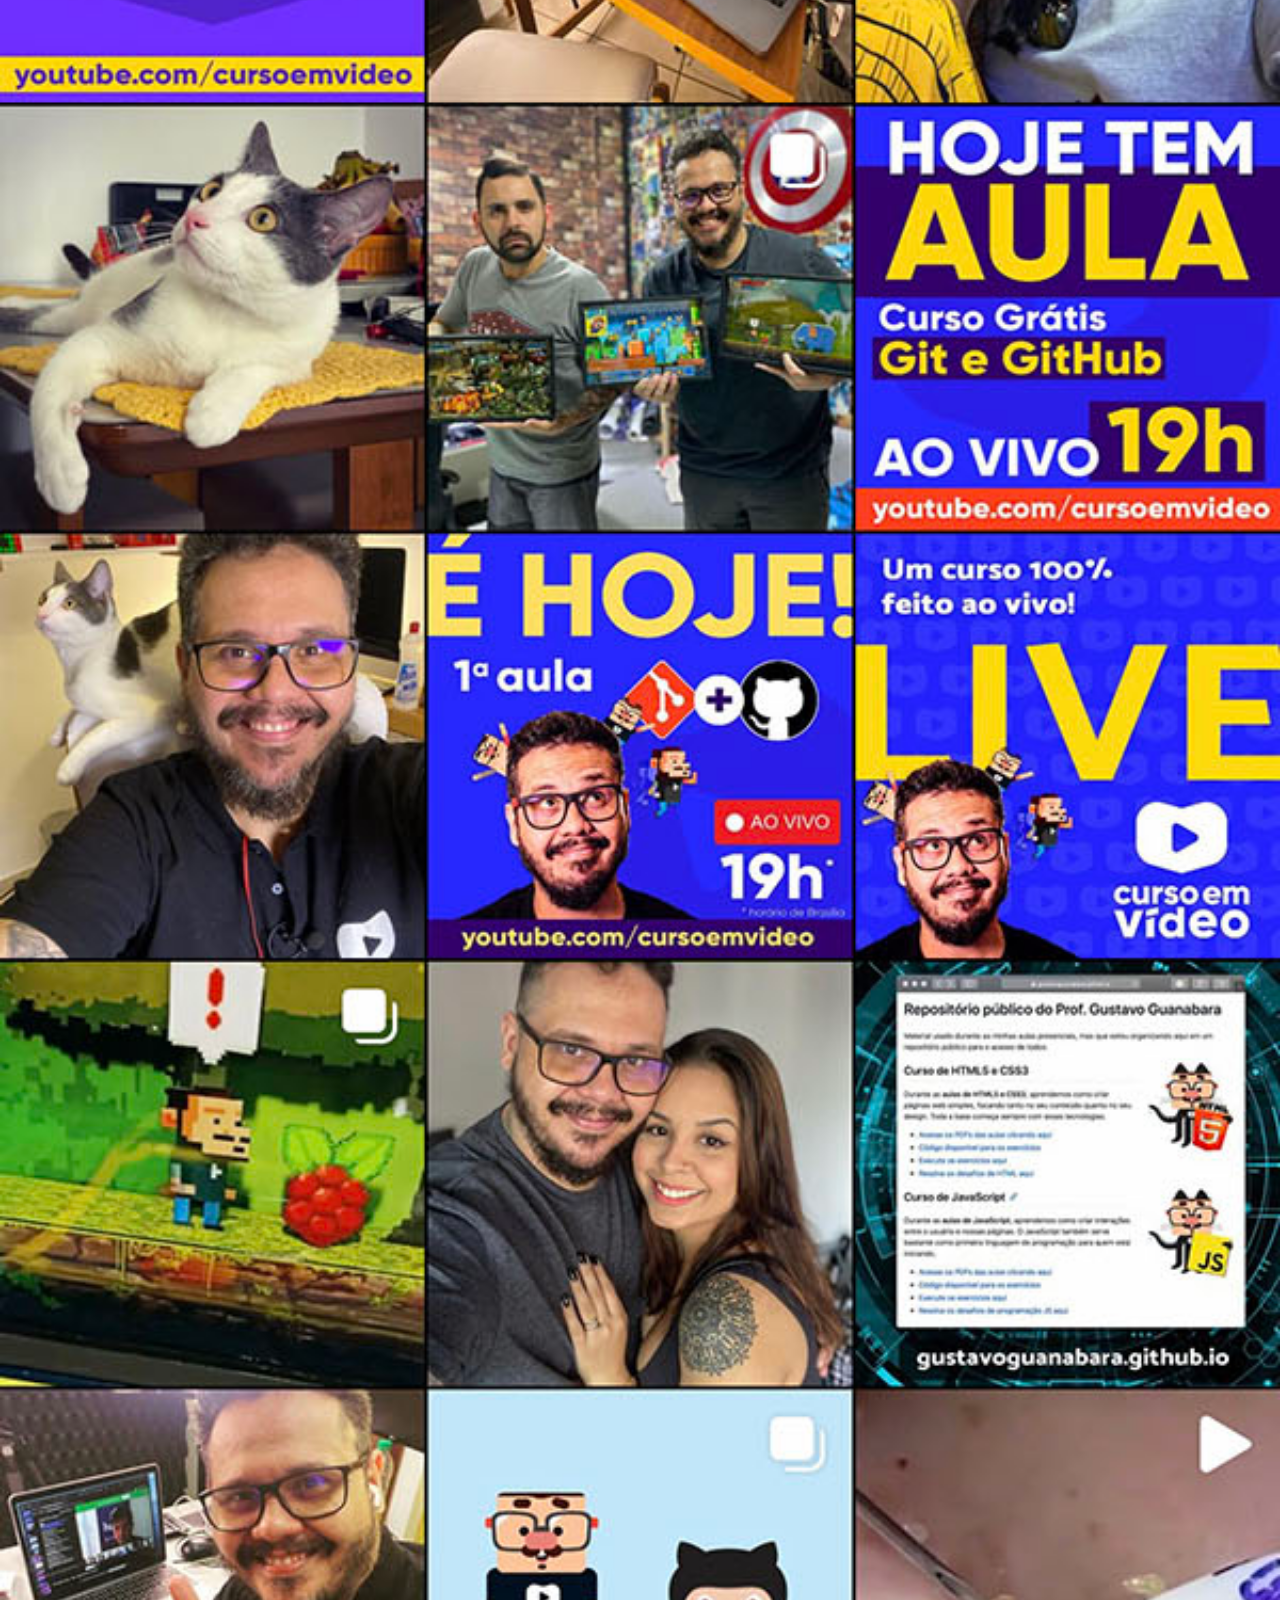
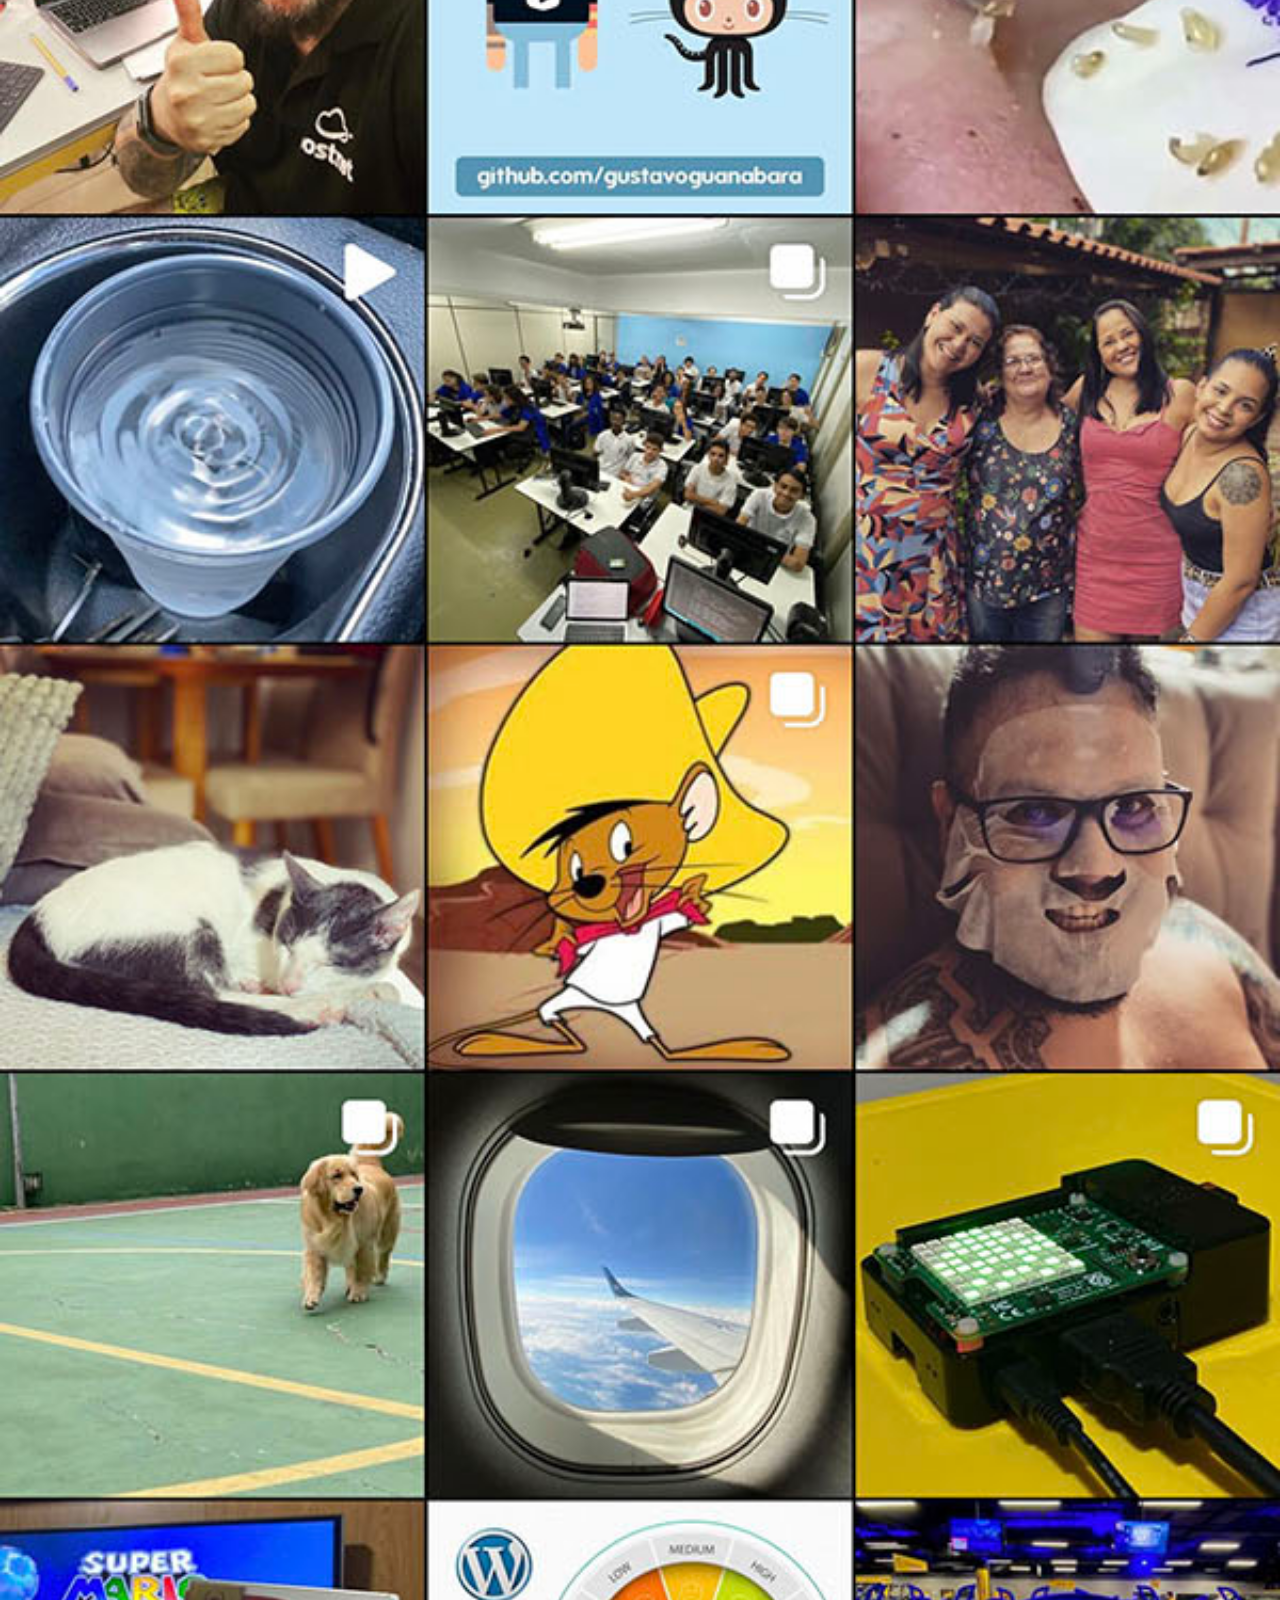
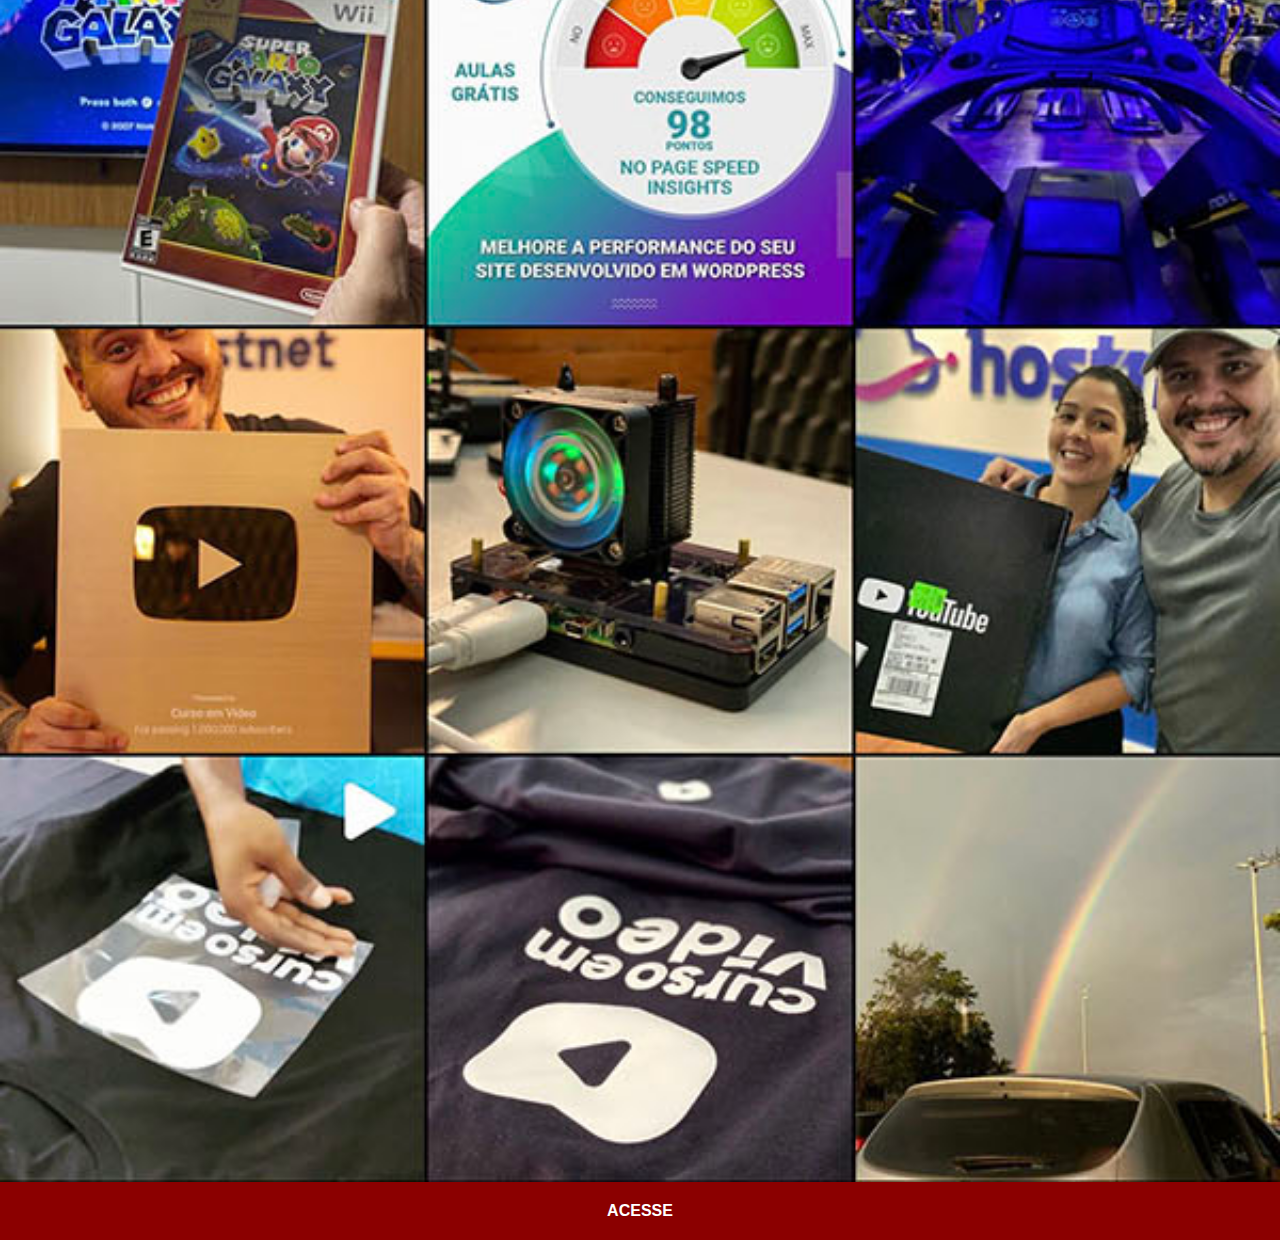
<file: instagram.html>
<!DOCTYPE html>
<html lang="pt-br">
<head>
    <meta charset="UTF-8">
    <meta name="viewport" content="width=device-width, initial-scale=1.0">
    <title>Tela Youtube</title>
    <link rel="stylesheet" href="estilos/social.css">
</head>
<body>
    <img src="imagens/tela-instagram.jpg" alt="youTube">
    <a href="https://www.instagram.com/gustavoguanabara/" target="_blank">ACESSE</a>
</body>
</html>
</file>
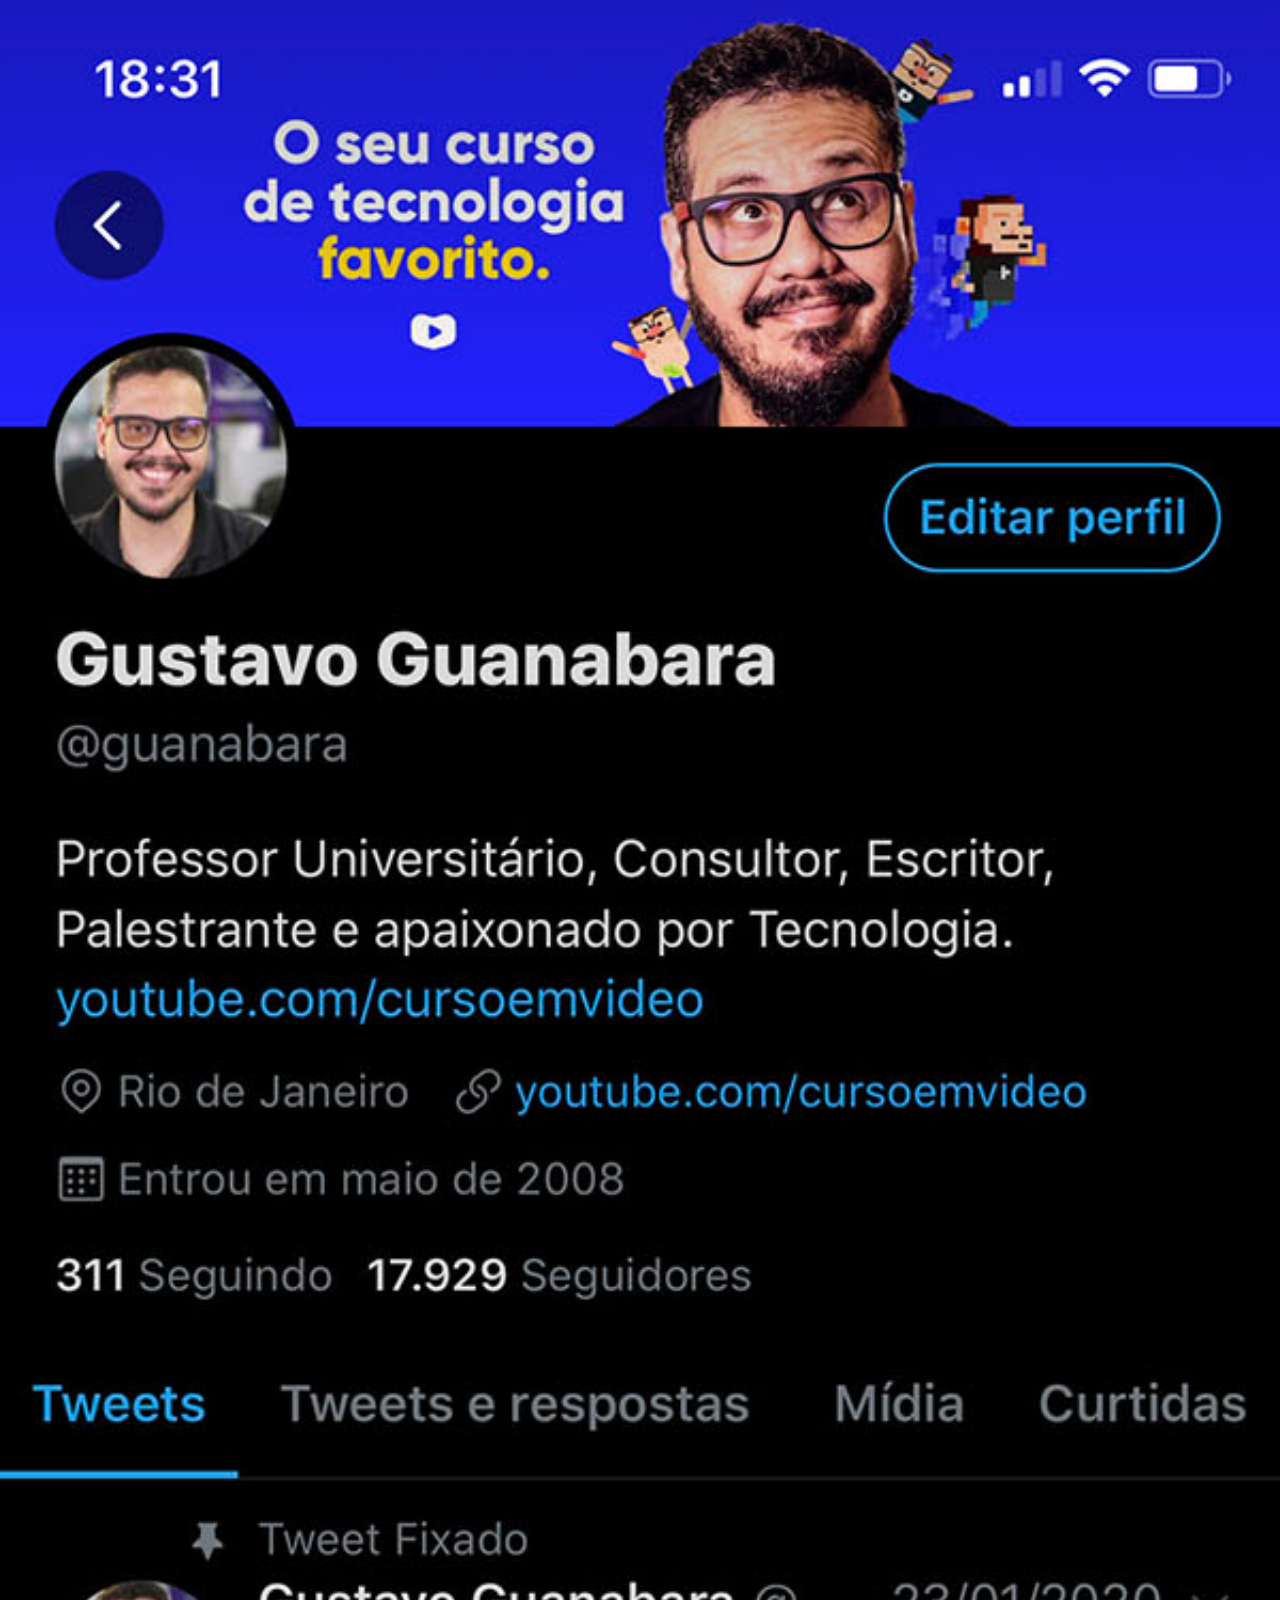
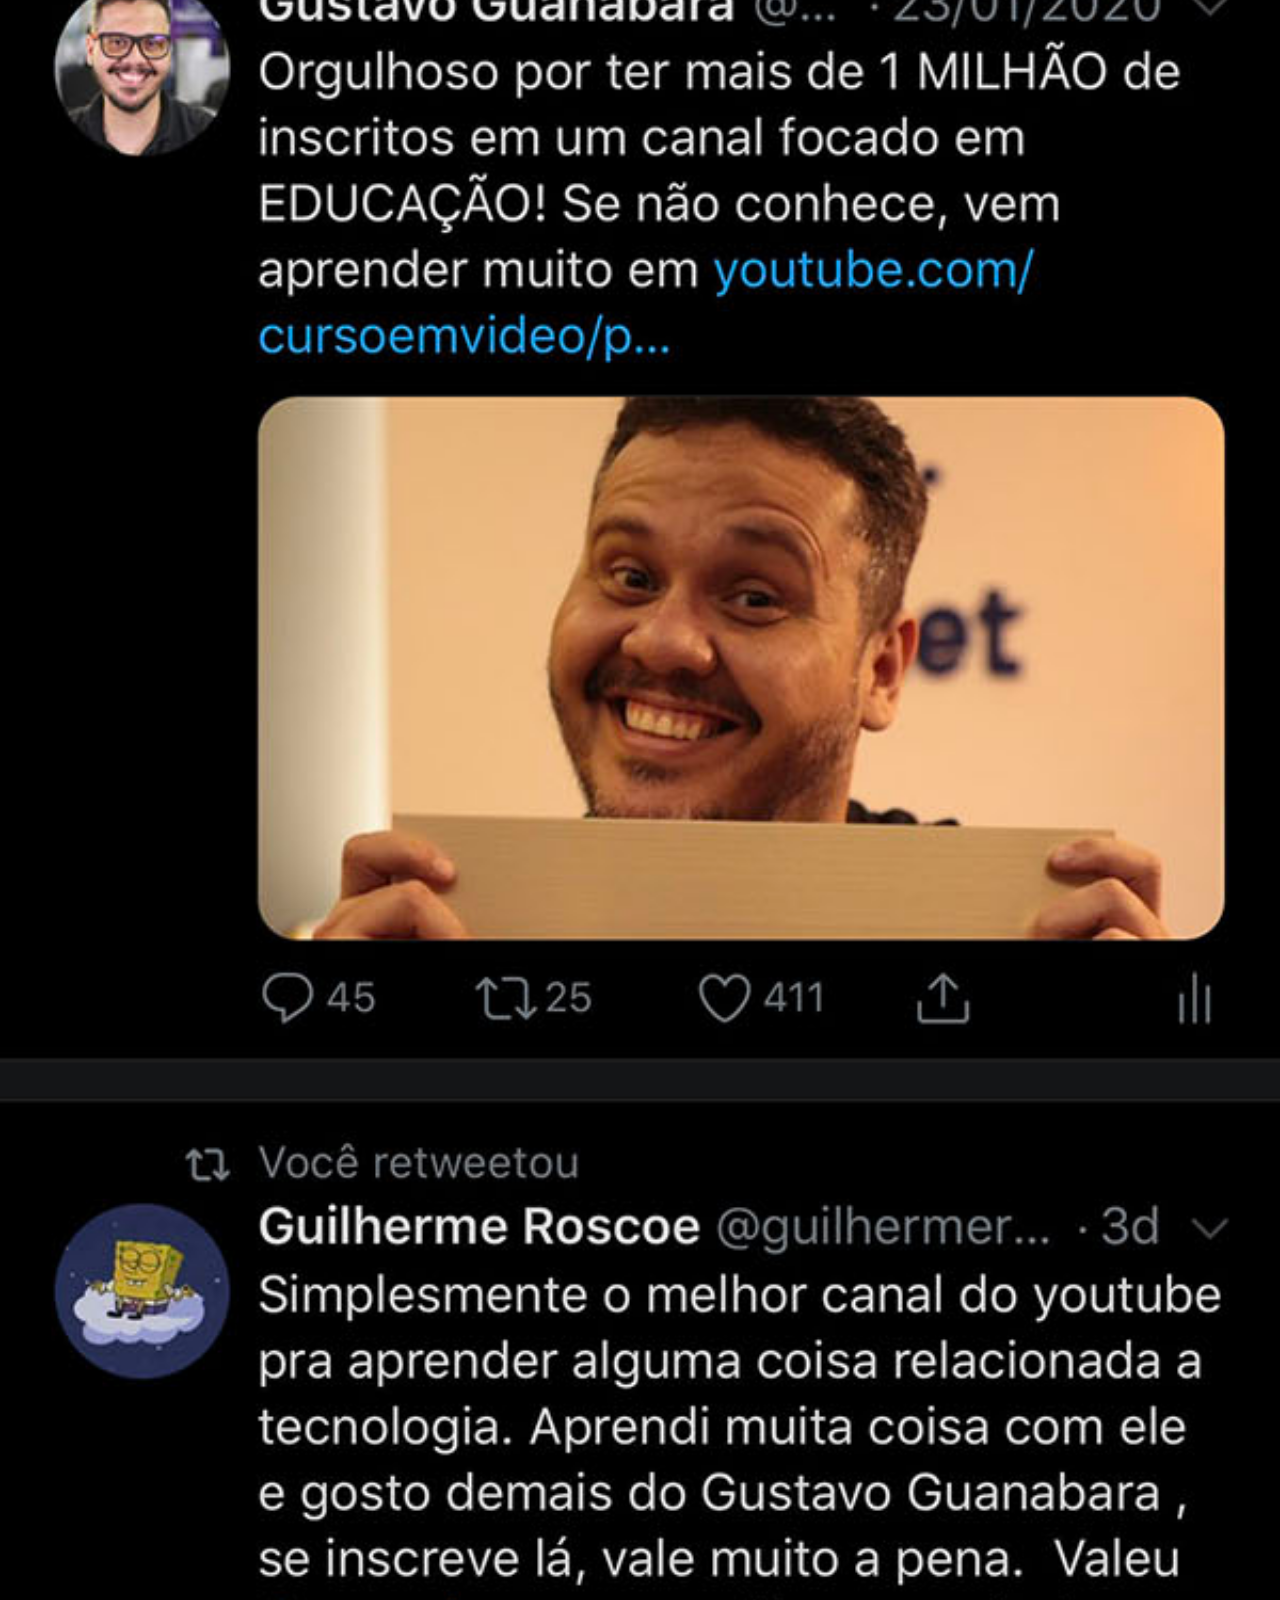
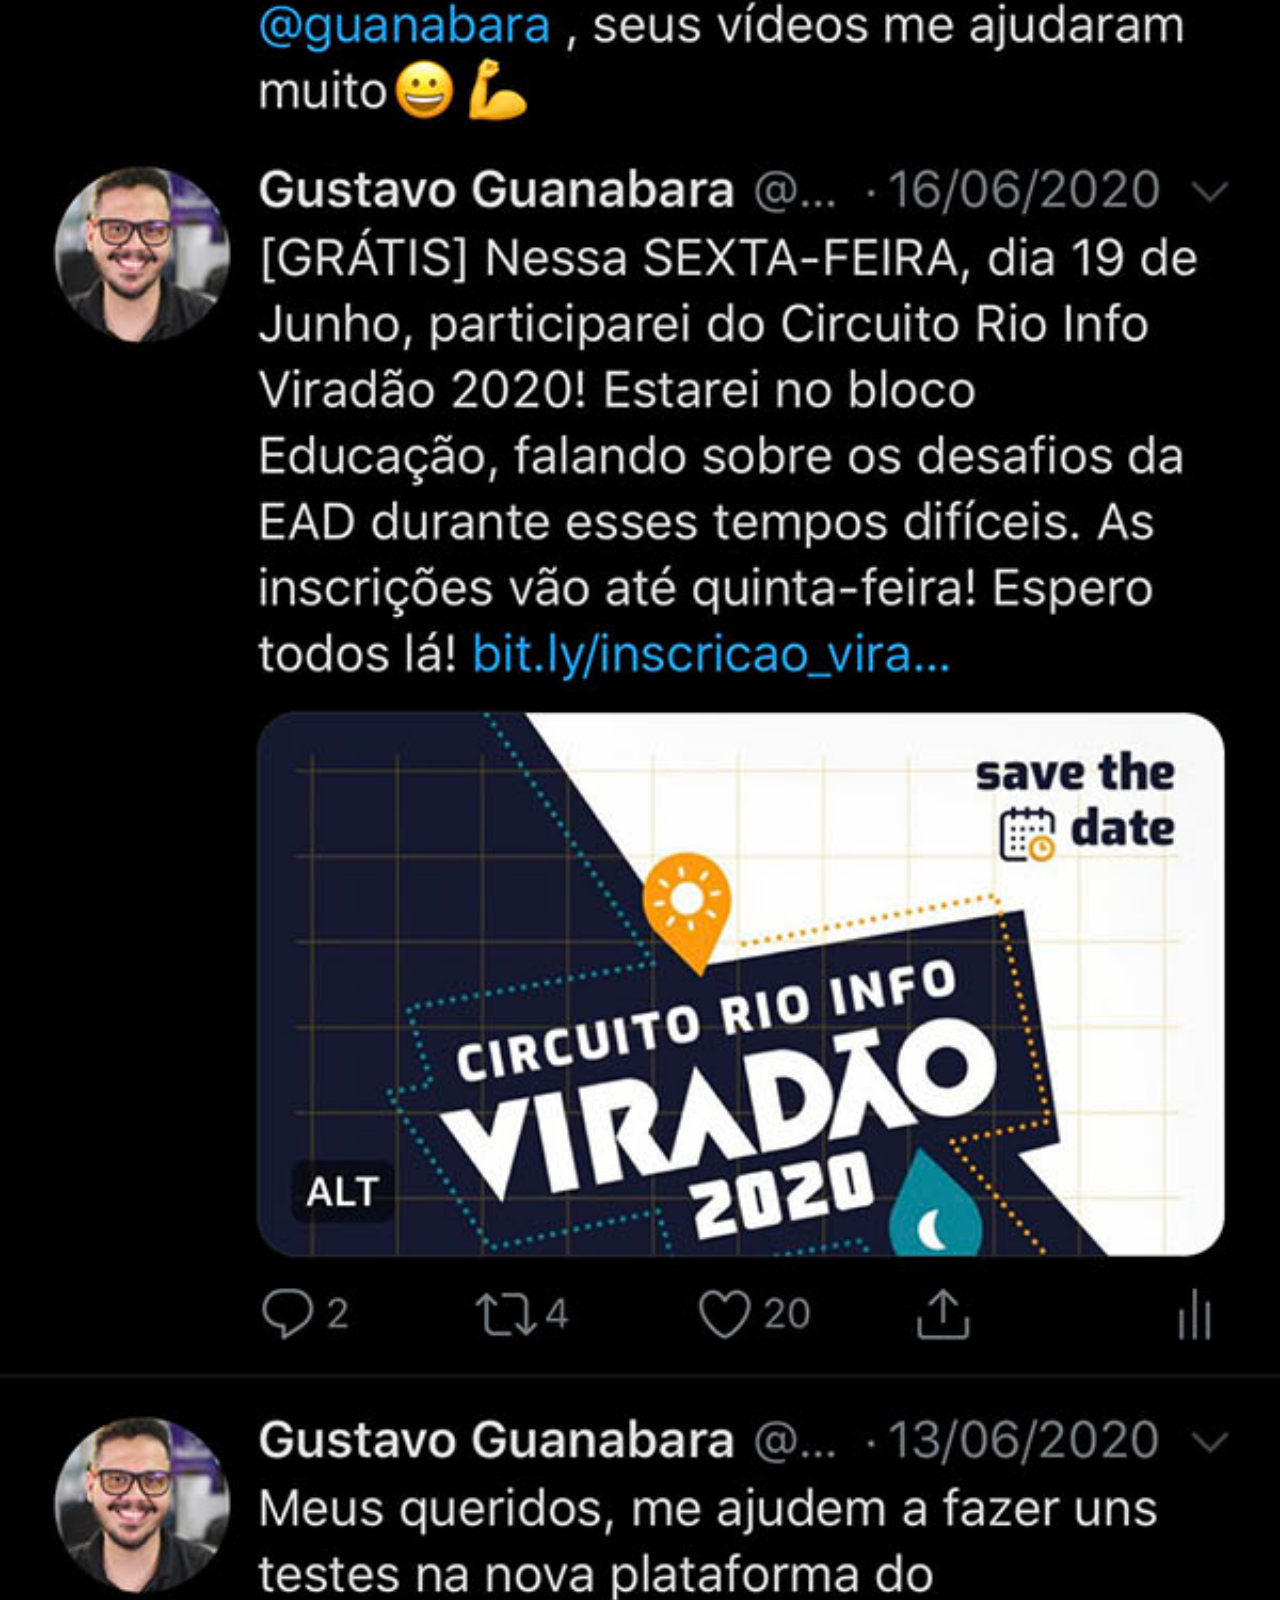
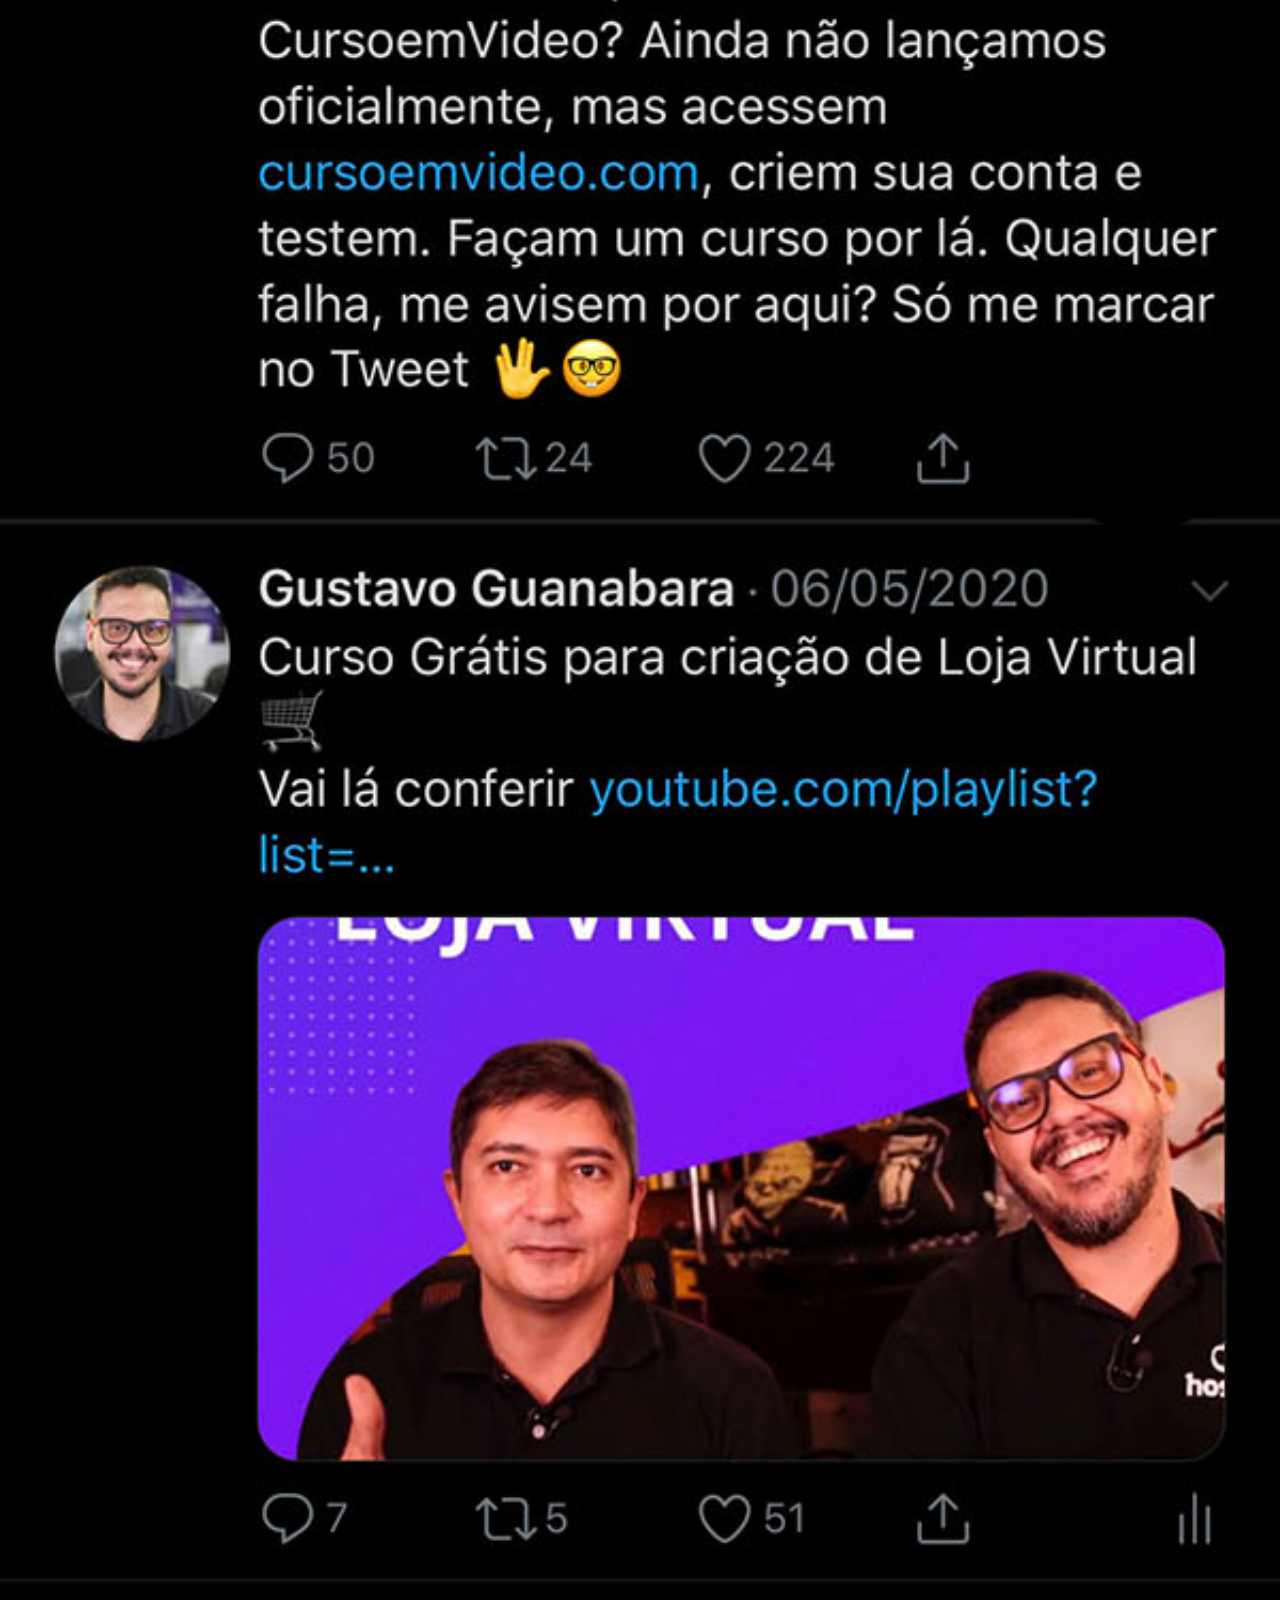
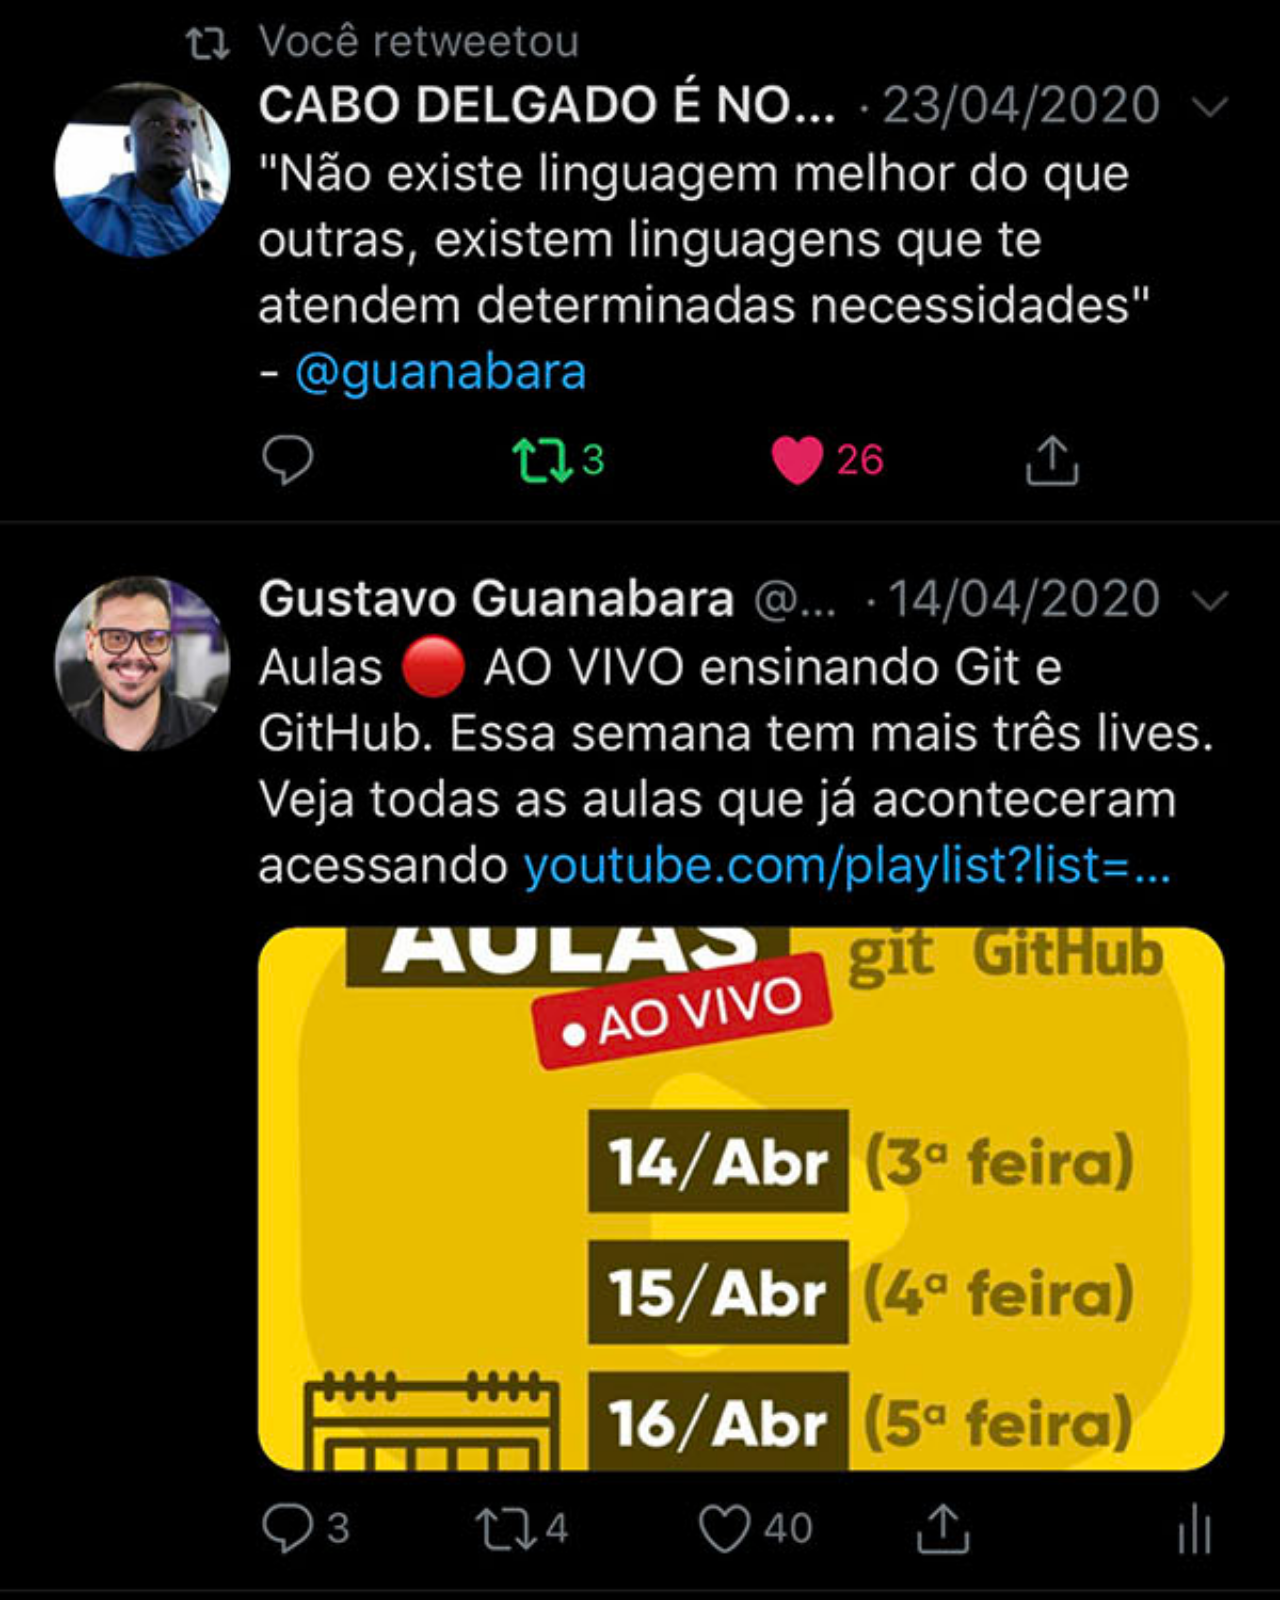
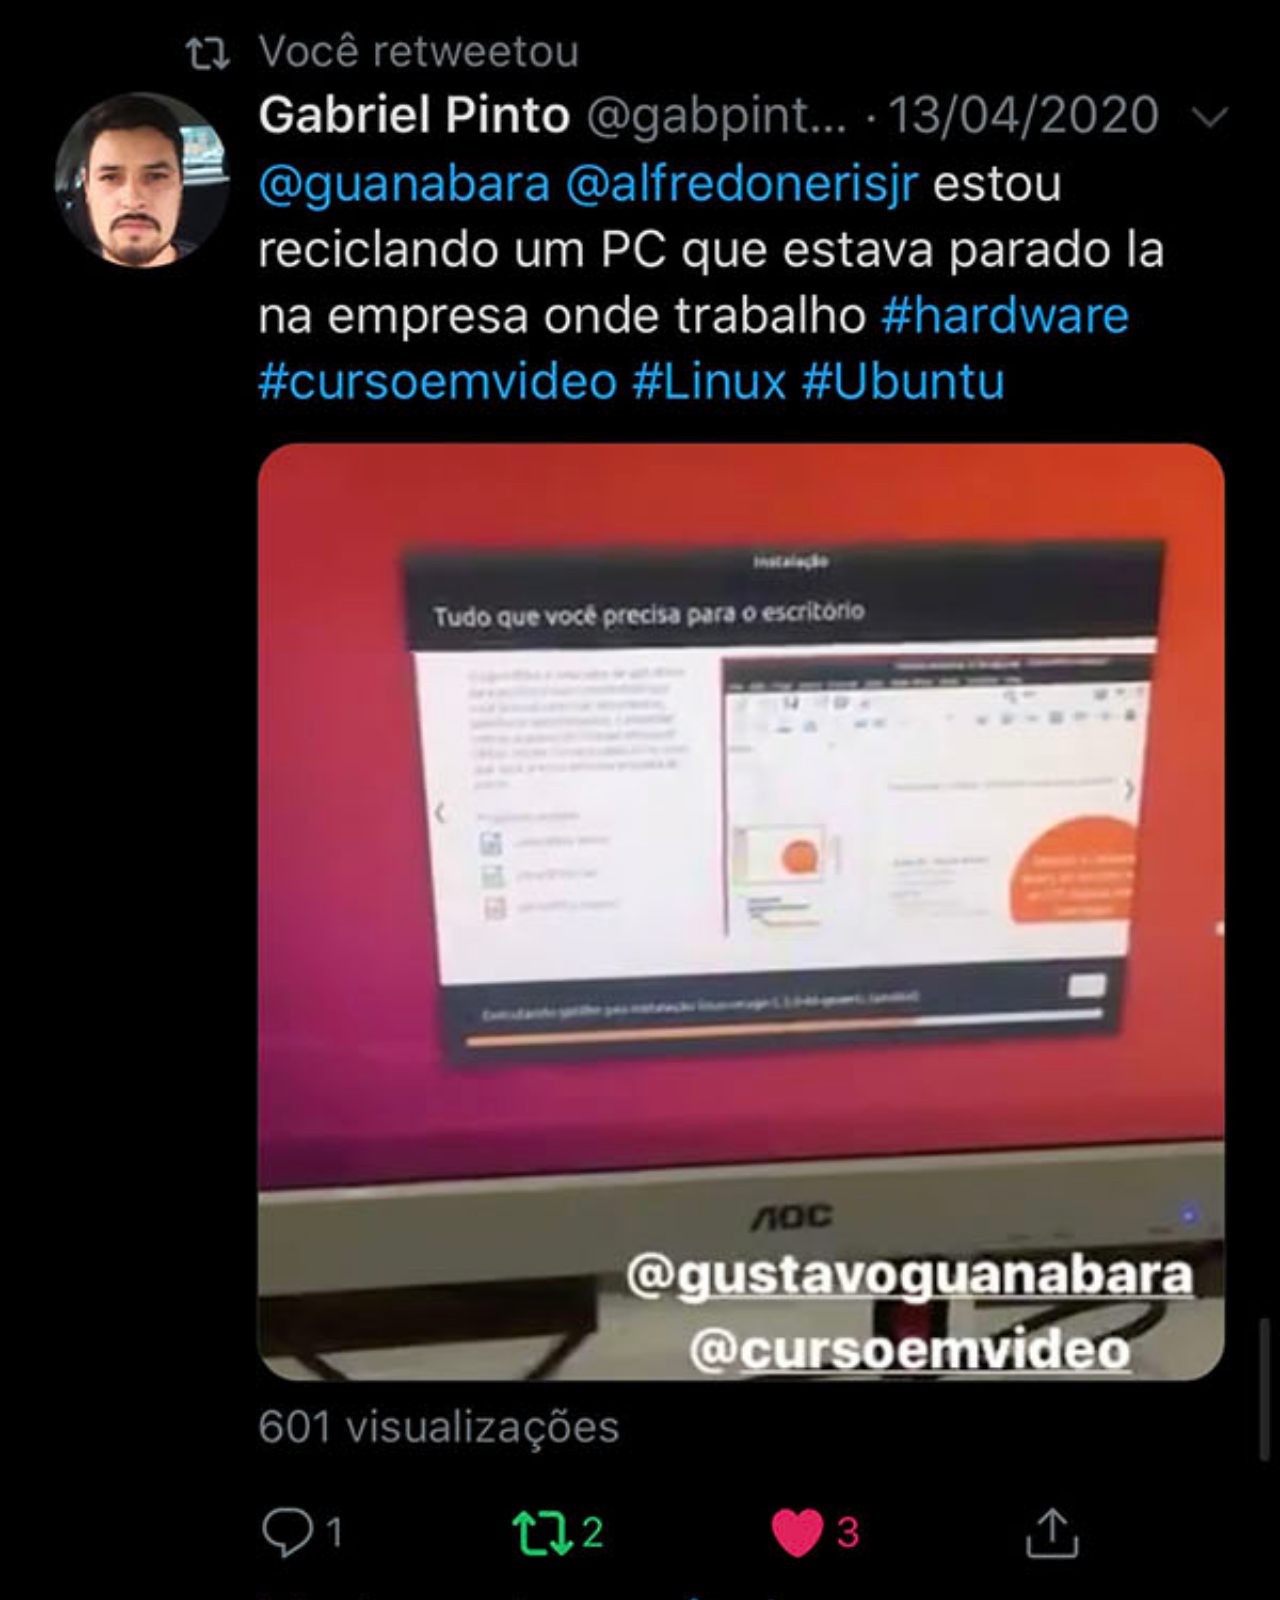
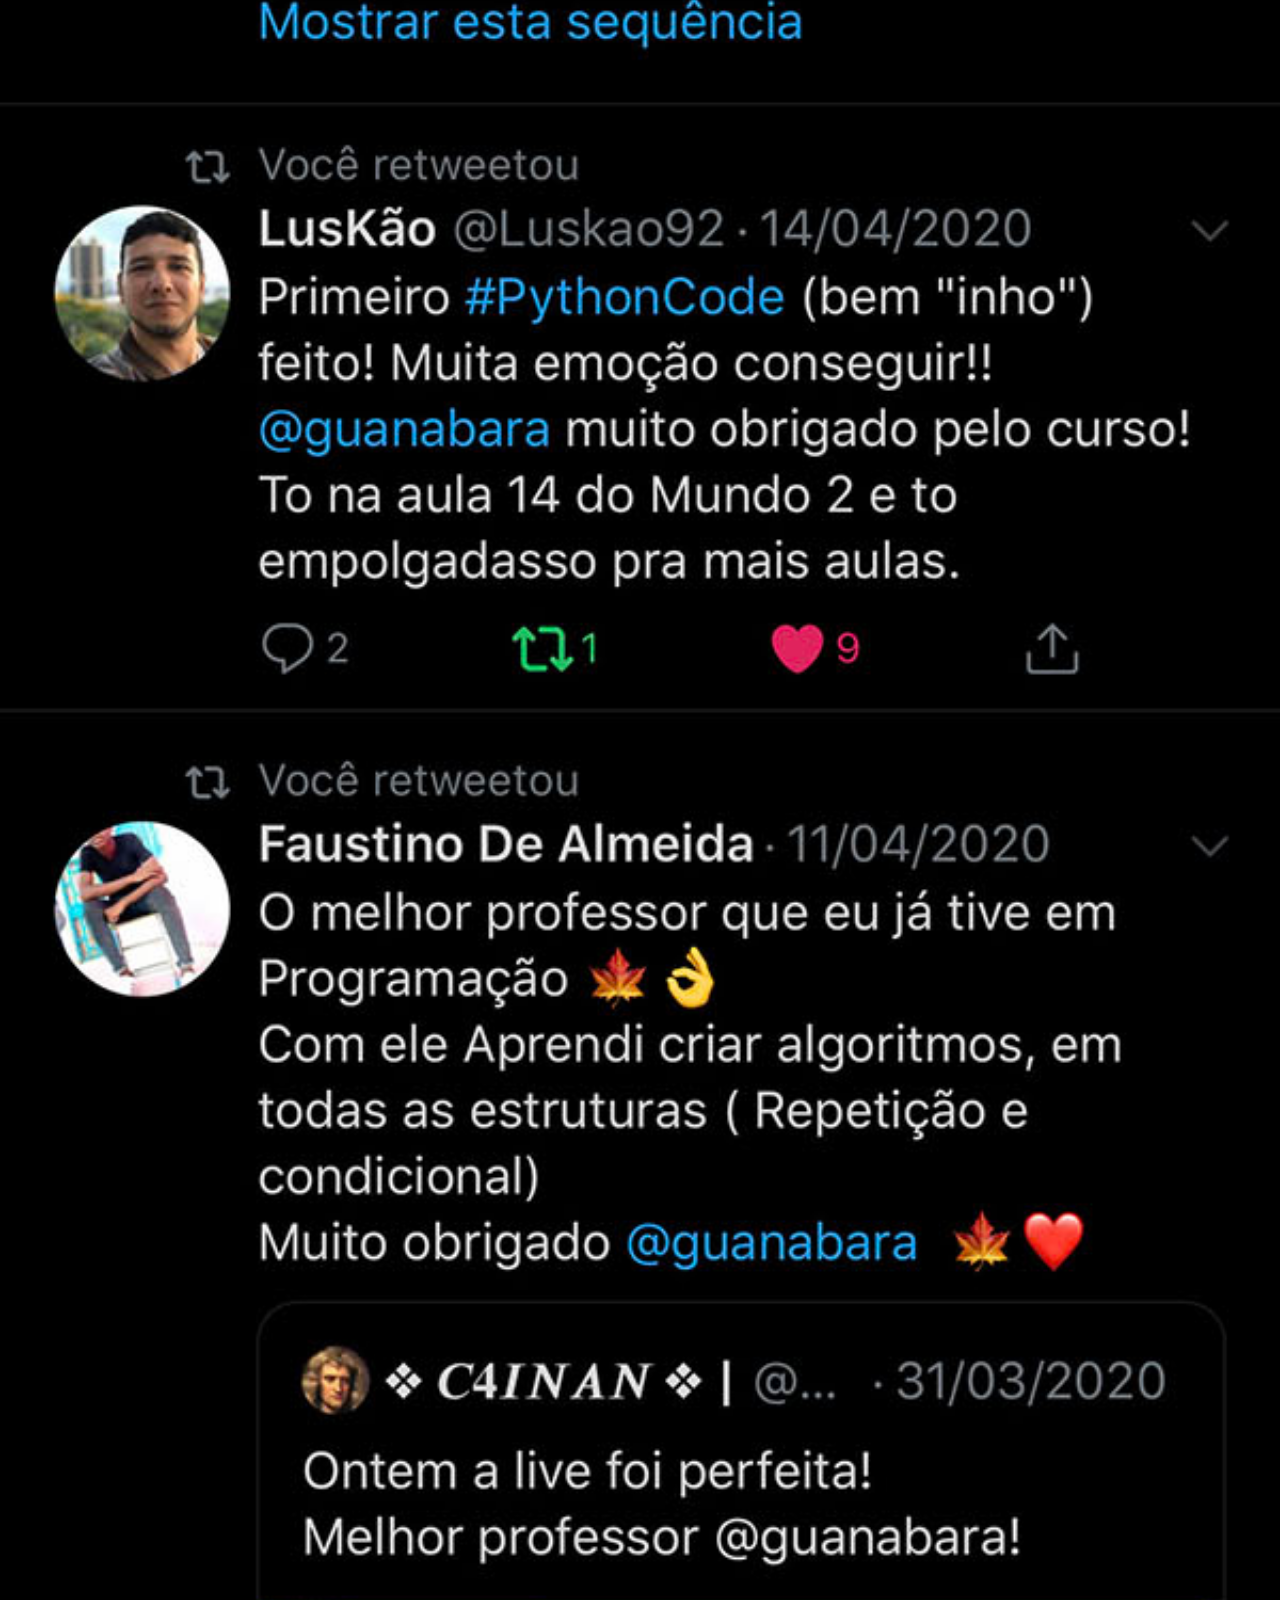
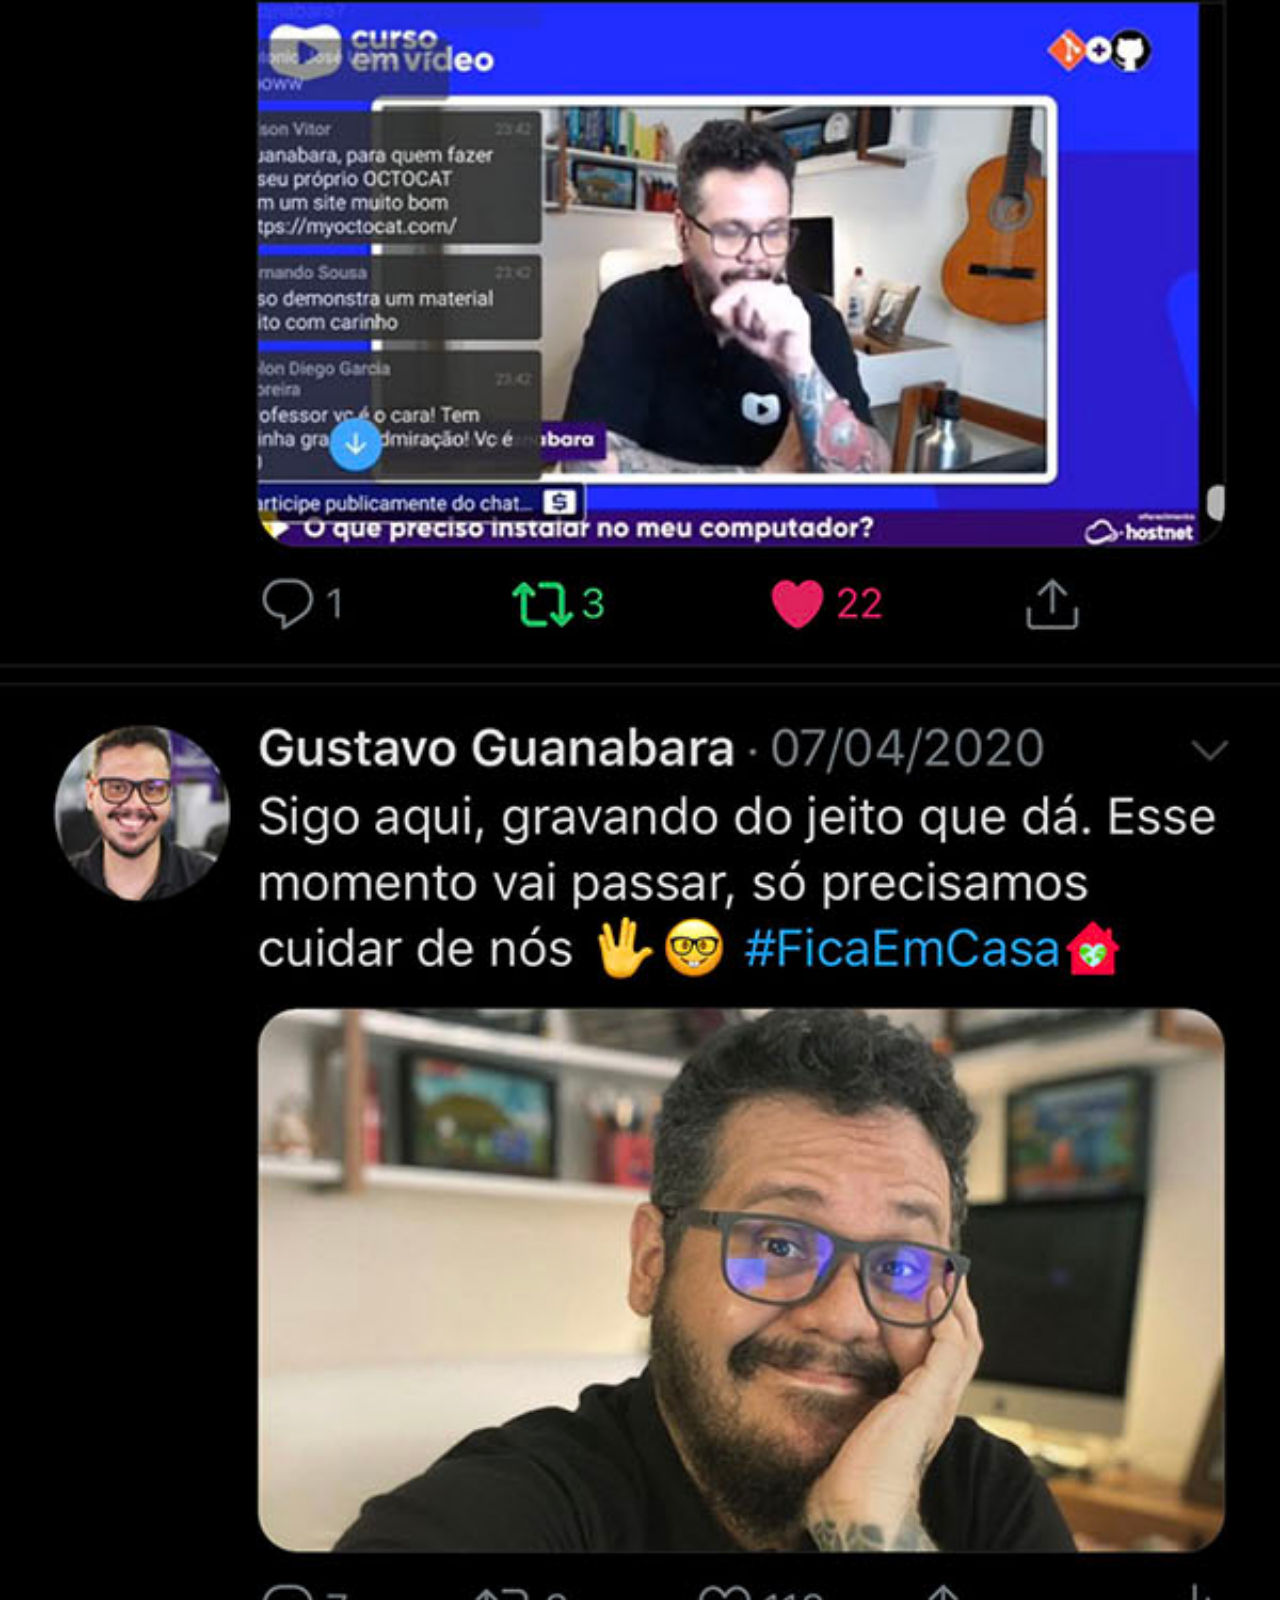
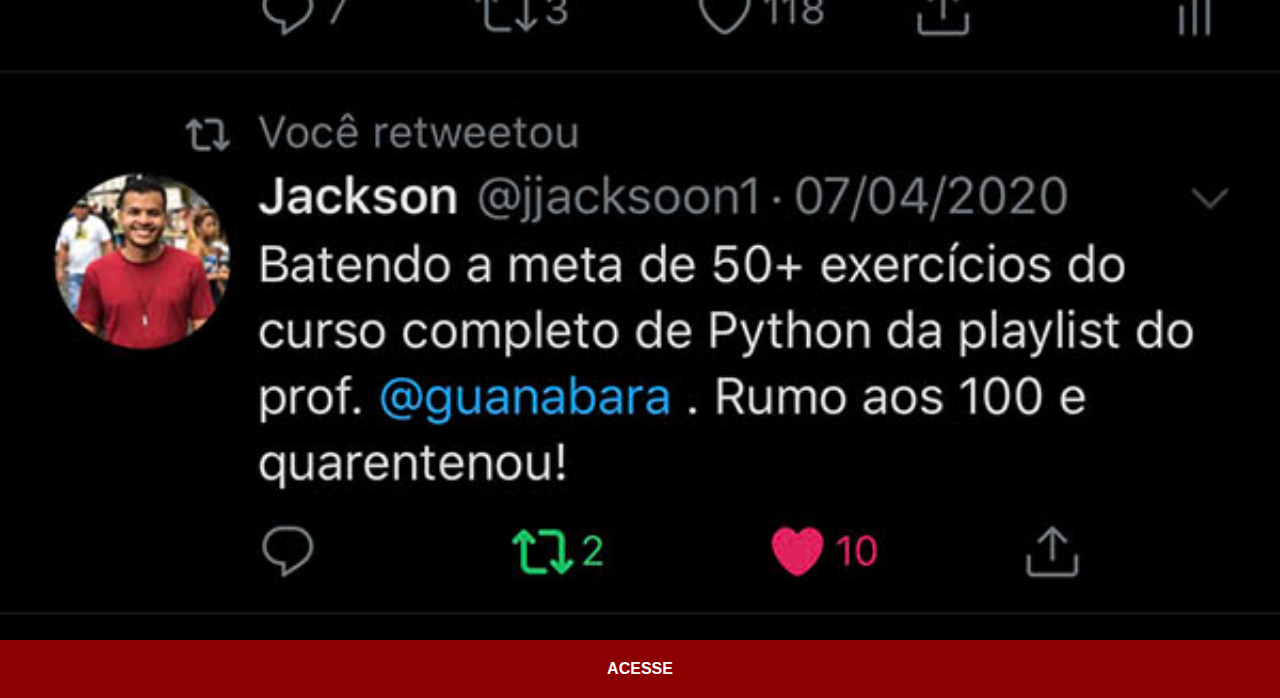
<file: twitter.html>
<!DOCTYPE html>
<html lang="pt-br">
<head>
    <meta charset="UTF-8">
    <meta name="viewport" content="width=device-width, initial-scale=1.0">
    <title>Tela Youtube</title>
    <link rel="stylesheet" href="estilos/social.css">
</head>
<body>
    <img src="imagens/tela-twitter.jpg" alt="youTube">
    <a href="https://twitter.com/guanabara" target="_blank">ACESSE</a>
</body>
</html>
</file>
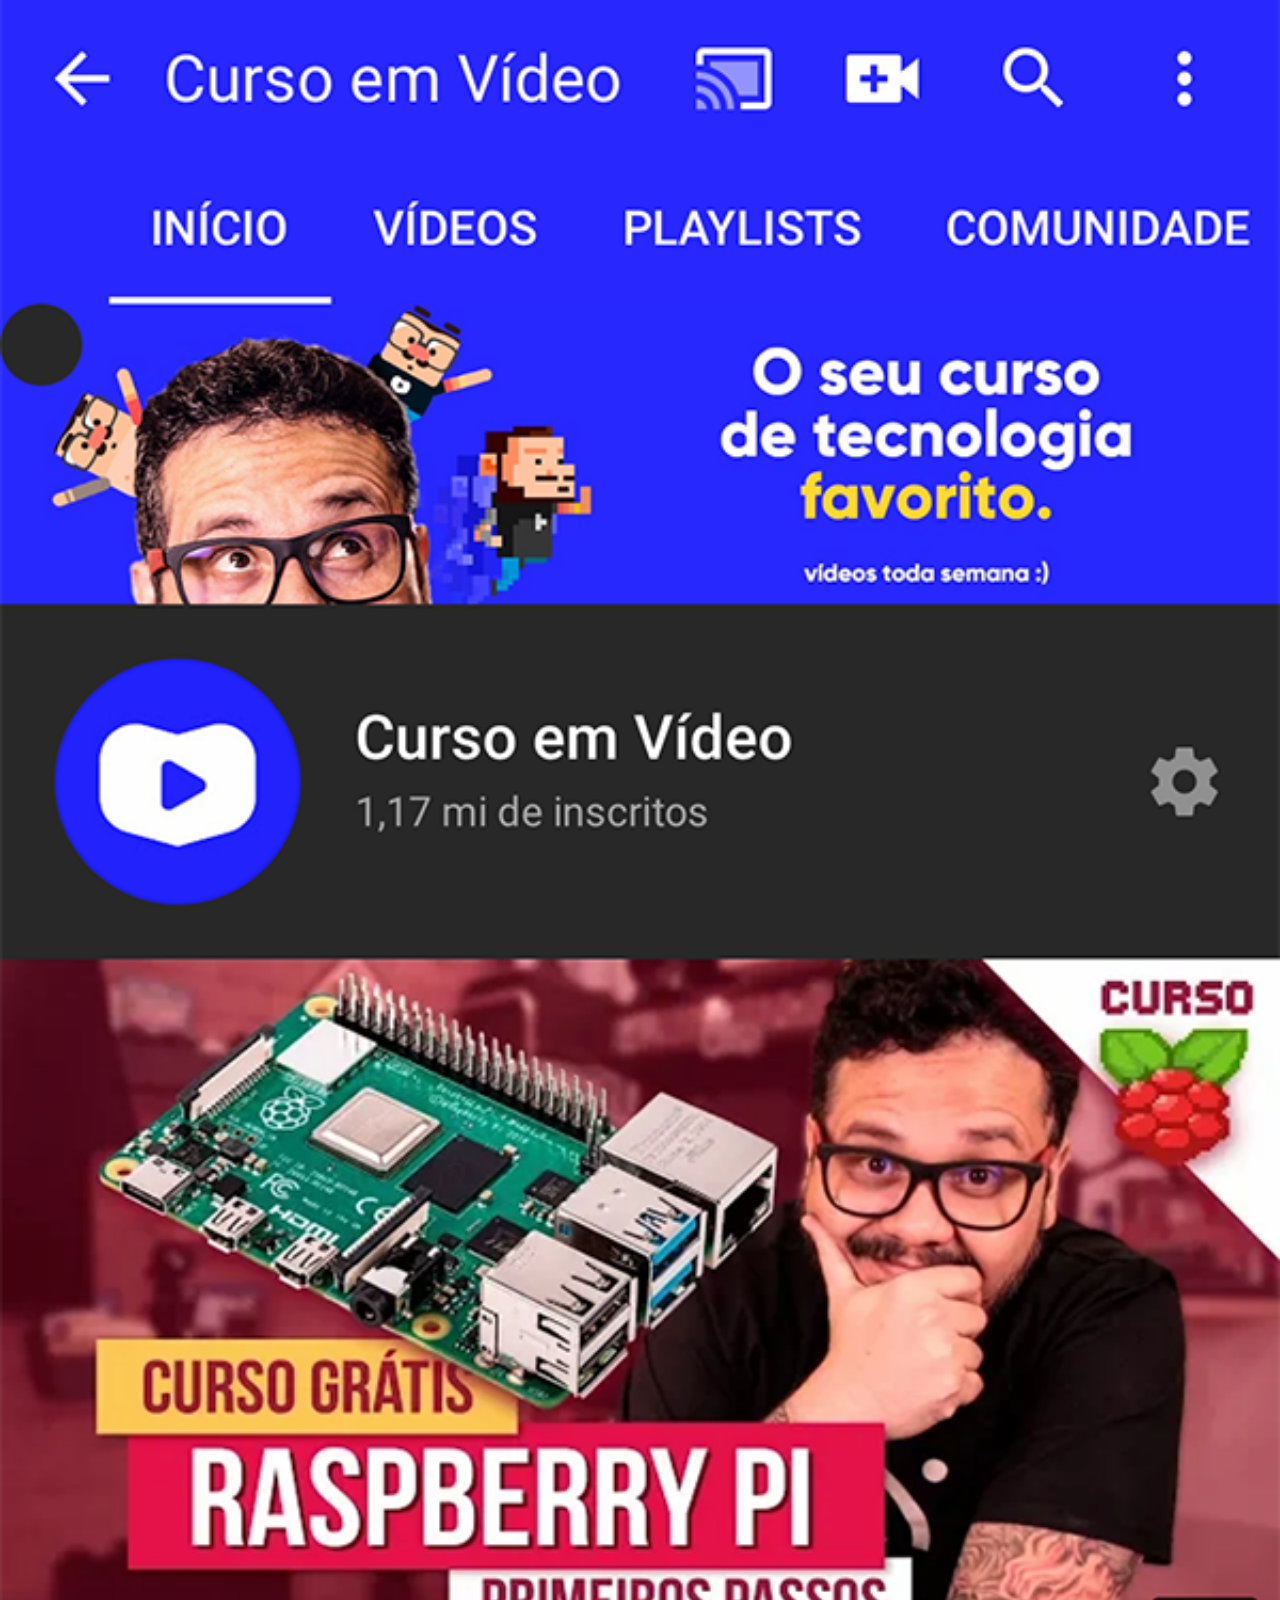
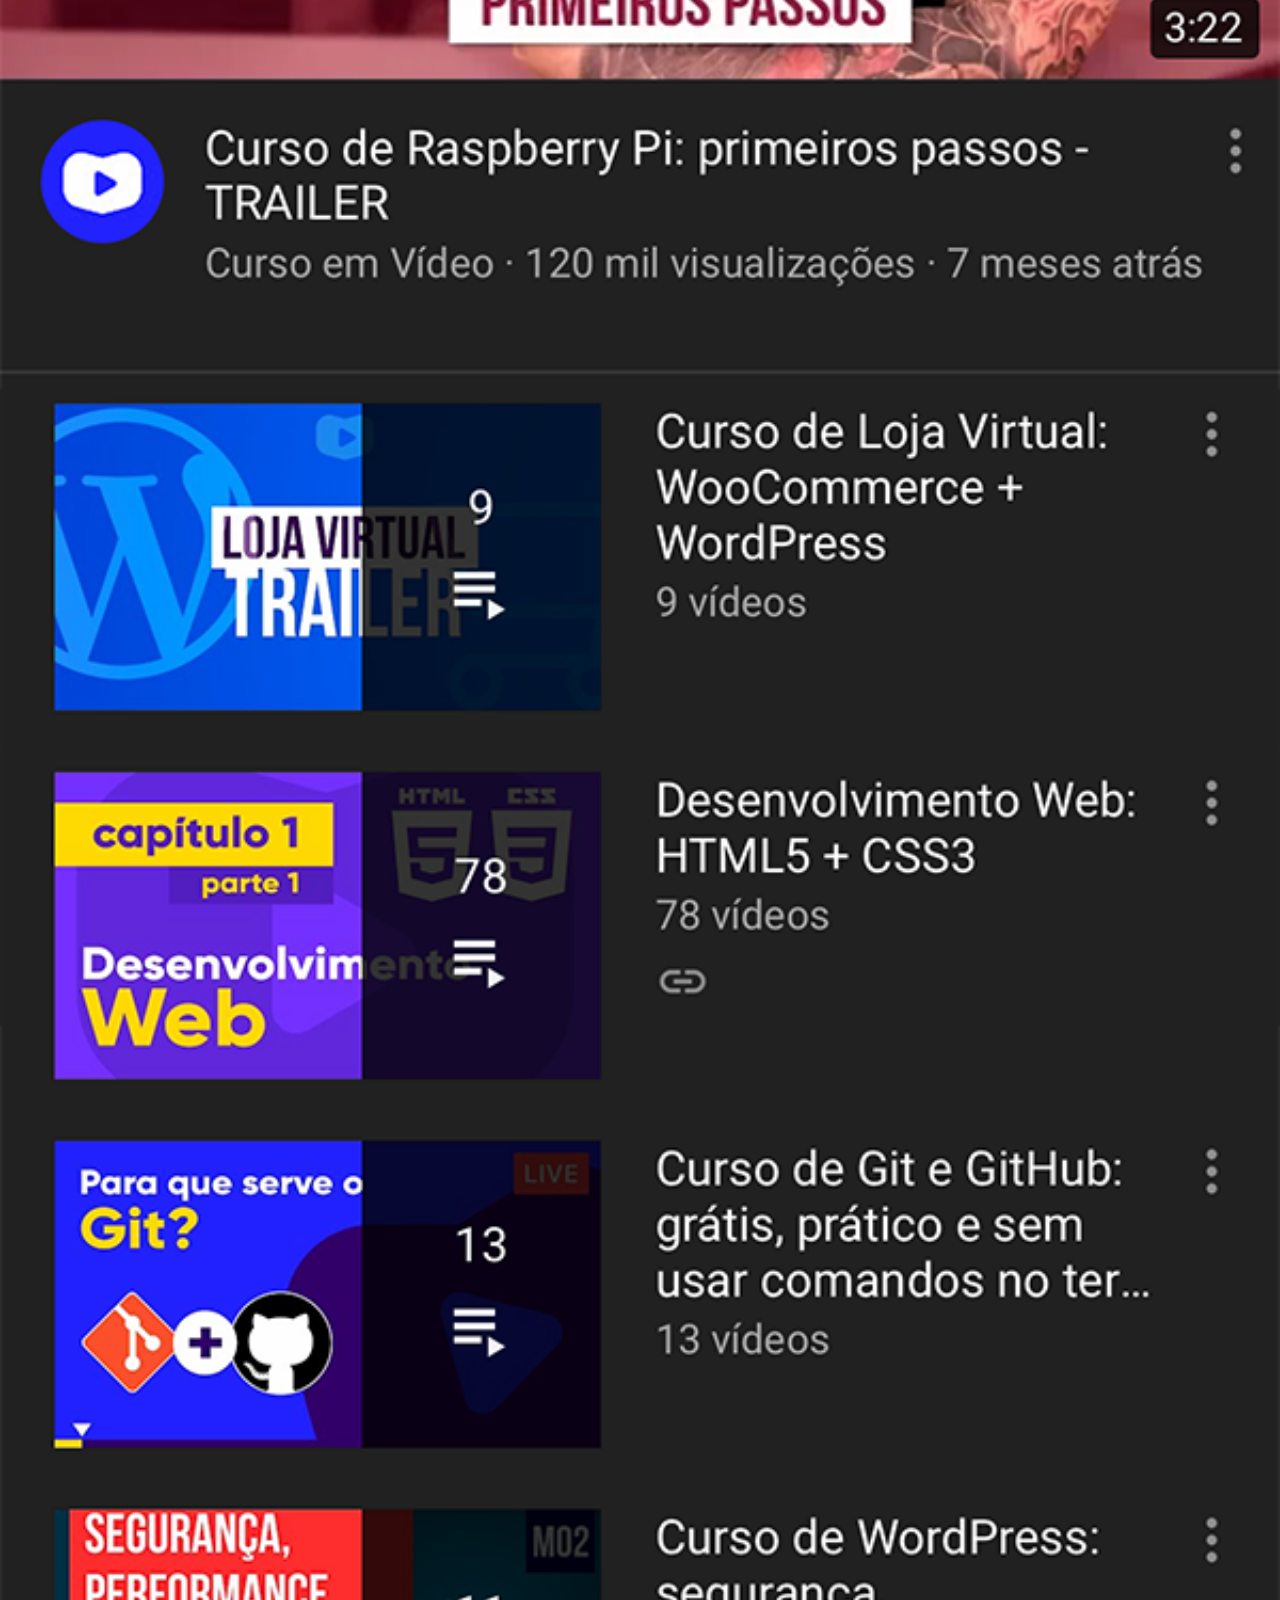
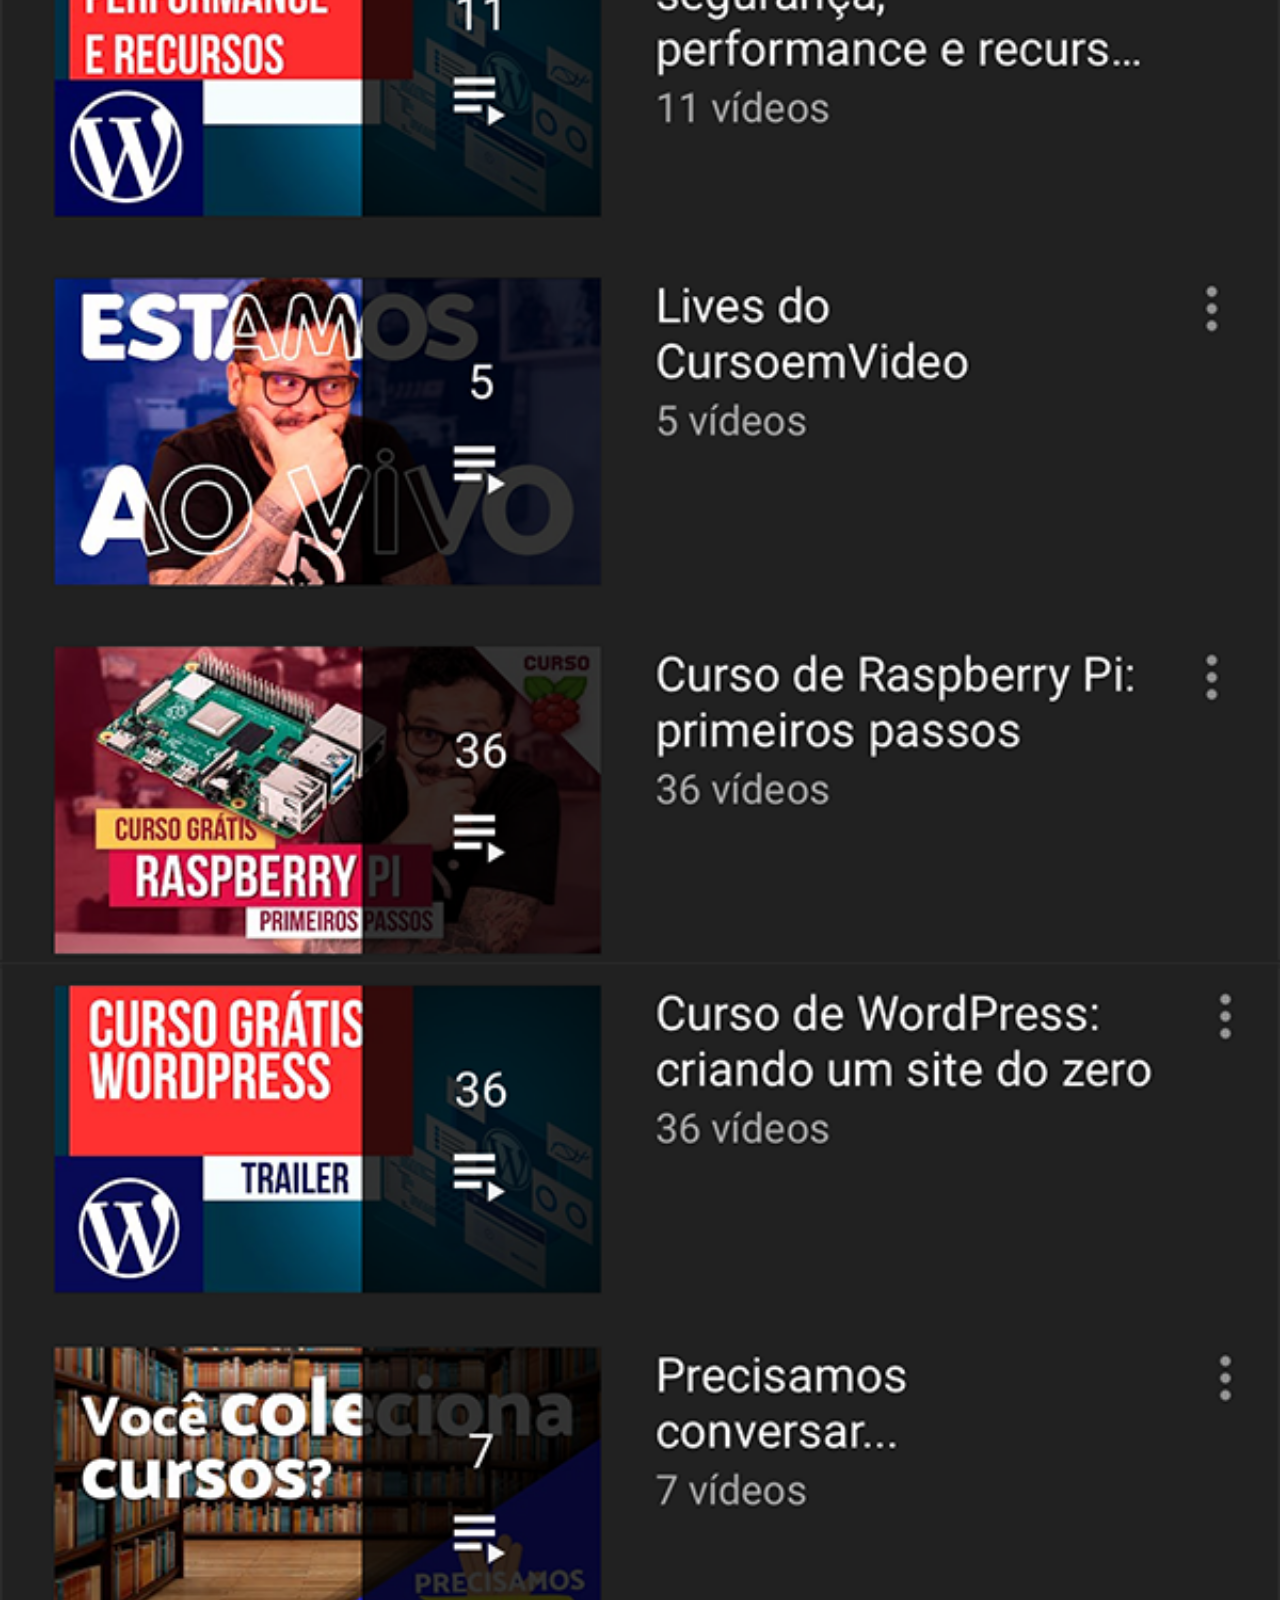
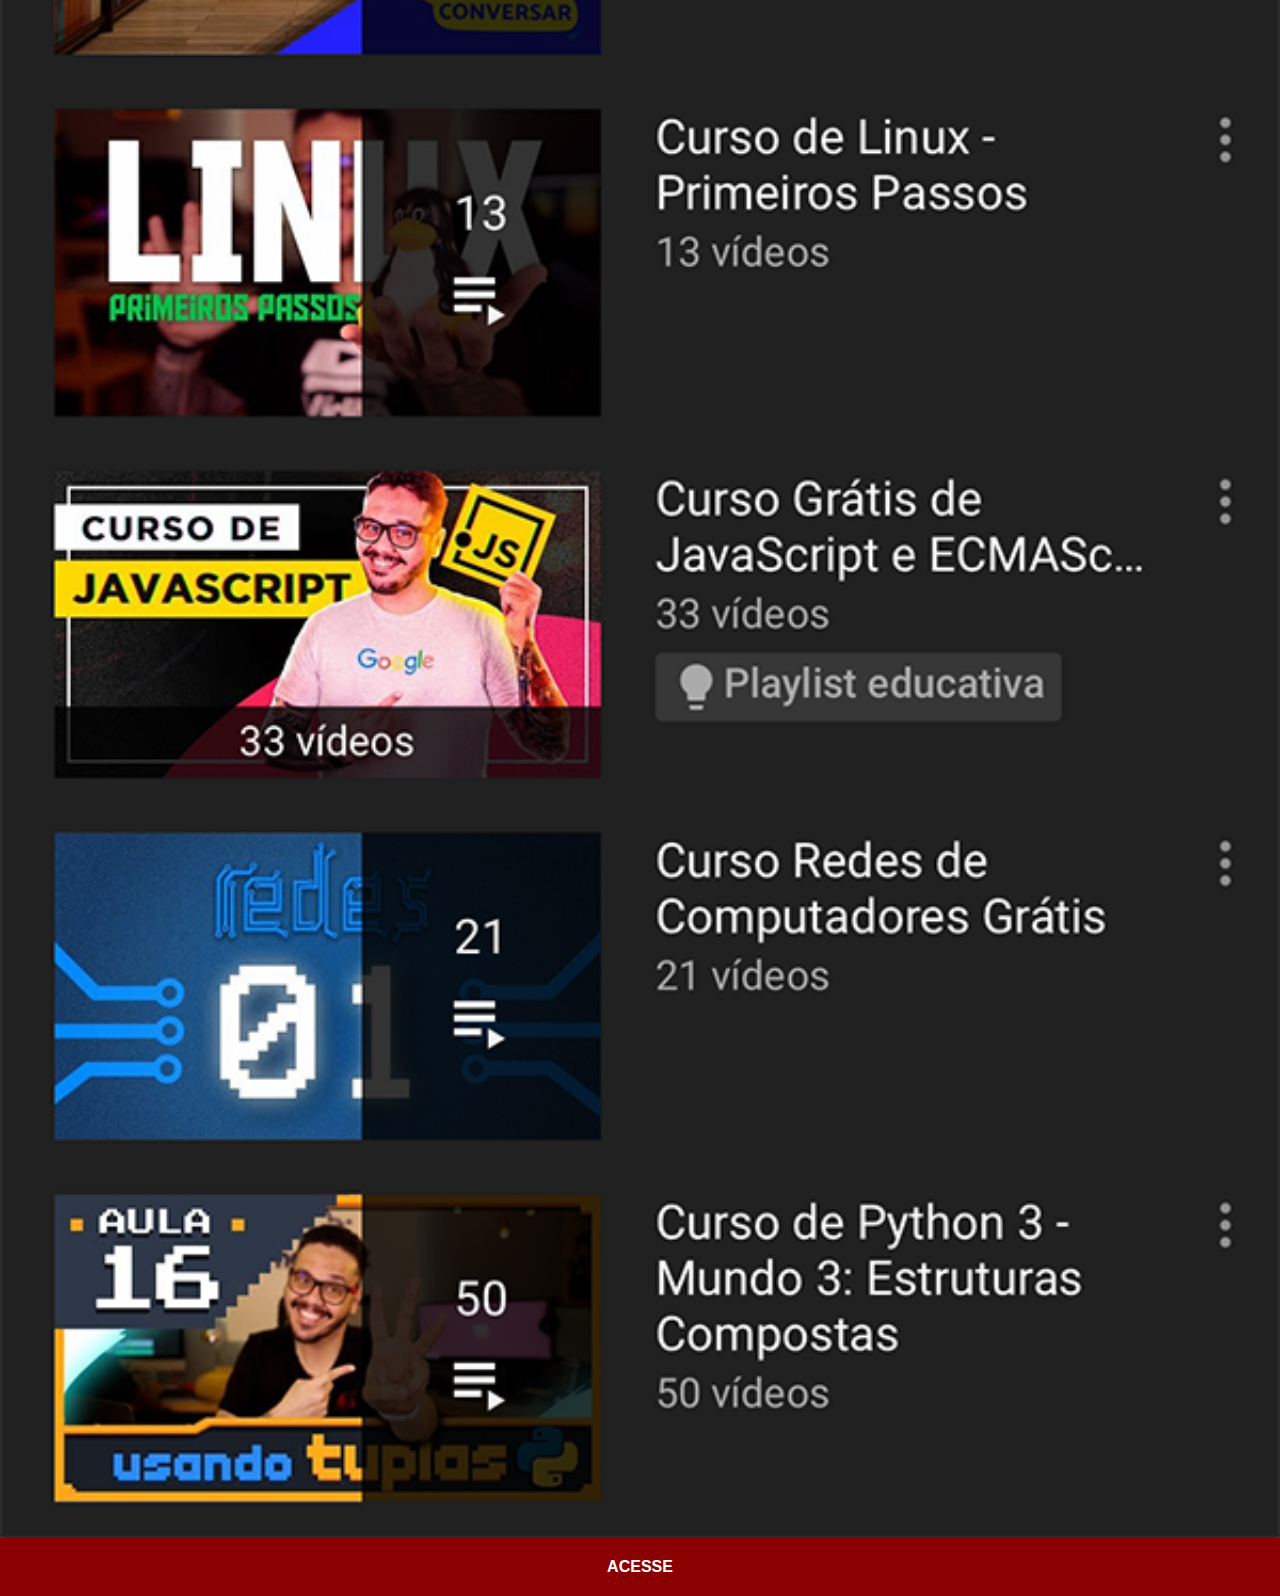
<file: youtube.html>
<!DOCTYPE html>
<html lang="pt-br">
<head>
    <meta charset="UTF-8">
    <meta name="viewport" content="width=device-width, initial-scale=1.0">
    <title>Tela Youtube</title>
    <link rel="stylesheet" href="estilos/social.css">
</head>
<body>
    <img src="imagens/tela-youtube.png" alt="youTube">
    <a href="https://www.youtube.com/@CursoemVideo" target="_blank">ACESSE</a>
</body>
</html>
</file>
<file: estilos/style.css>
@charset "UTF-8";

* {
    margin: 0px;
    padding: 0px;
    font-family: Arial, Helvetica, sans-serif;
}

html, body {
    height: 100vh;
    width: 100vw;
    background-color: black;
}

body {
    background: url('../imagens/fundo-madeira.jpg') no-repeat top center;
    background-size: cover;
    background-attachment: fixed;
}

main {
    
    position: relative;
    height: 100vh;
    
}

section#telefone {
    position: absolute;
    top: 50%;
    left: 50%;
    transform: translate(-50%,-50%);

    height: 627px;
    width: 311px;
    background: url('../imagens/frame-iphone.png') no-repeat
    ;

}

iframe#tela {
    position: relative;
    top: 80px;
    left: 22px;

    width: 267px;
    height: 471px;

}
section#redes-sociais {
    text-align: right;
}
section#redes-sociais img {
    width: 50px;
    margin: 10px;
    border-radius: 50%;
    box-shadow: 2px 2px 5px rgba(0, 0, 0, 0.400);
    box-sizing: border-box;
}



section#redes-sociais img:hover{
    border: 2px solid rgba(255, 255, 255, 0.637);
    transform: translate(-3px,-3px);
    transition: transform 0.2s;
    box-shadow: 5px 5px 10px rgba(0, 0, 0, 0.623);
    transition: border 0.2s;
}
</file>
<file: estilos/social.css>
@charset "UTF-8";


        * {
            margin: 0px;
            padding: 0px;
            font-family: Arial, Helvetica, sans-serif;
        }
        ::-webkit-scrollbar {
            width: 0px;
            height: 0px;
        }
        img {
            width: 100vw;
        }

        a {
            
            margin-top: -4px;
            display: block;
            background-color: darkred;
            color: white;
            padding: 20px;
            text-align: center;
            font-weight: bolder;
            text-decoration: none;
        }

        a:hover {
            background-color: brown;
            transition: background-color 0.5s;
        }
</file>
